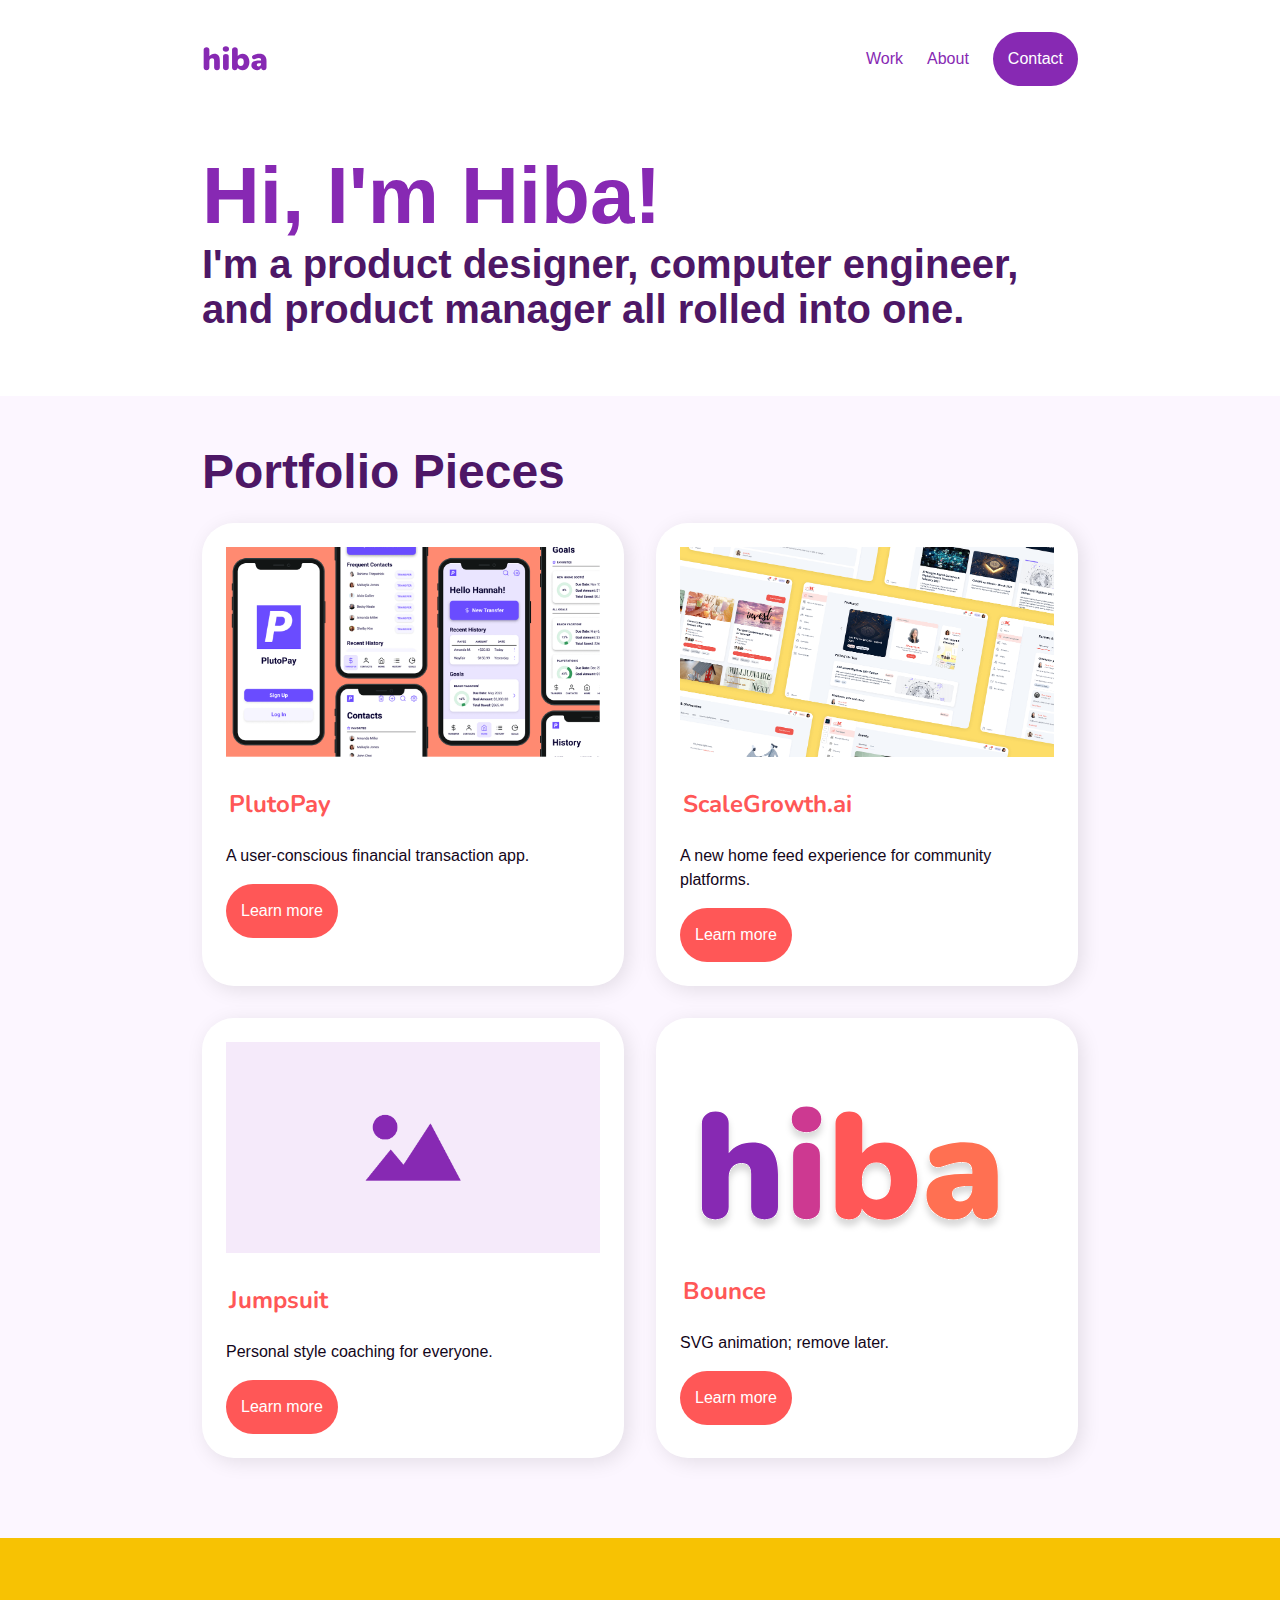
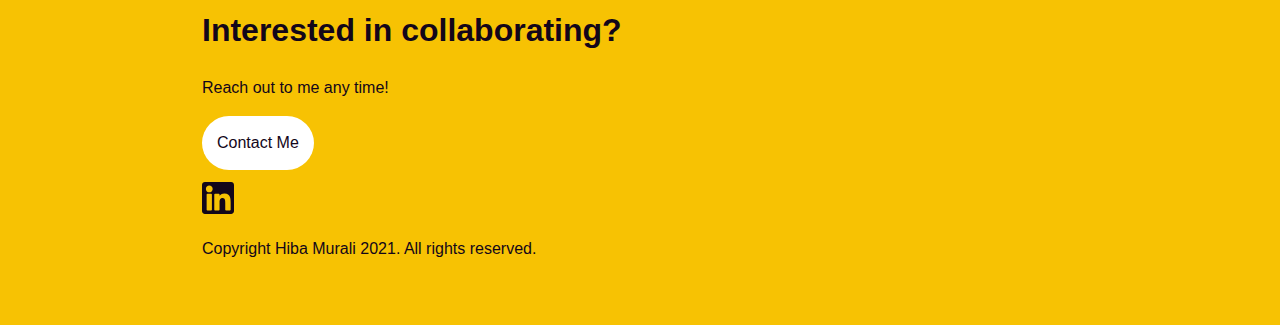
<file: index.html>
<!DOCTYPE html>
<html lang="en" dir="ltr">
  <head>
    <meta charset="utf-8">
    <title>Hiba Murali | Portfolio</title>
    <link href="img/gradient_favicon.png" rel="shortcut icon">
    <link rel="stylesheet" type="text/css" href="css/normalize.css">
    <link rel="stylesheet" type="text/css" href="css/style.css">
    <link rel="preconnect" href="https://fonts.googleapis.com">
    <link rel="preconnect" href="https://fonts.gstatic.com" crossorigin>
    <link href="https://fonts.googleapis.com/css2?family=Nunito:ital,wght@0,200;0,300;0,400;0,600;0,700;0,800;0,900;1,200;1,300;1,400;1,600;1,700;1,800;1,900&display=swap" rel="stylesheet">
    <meta name="viewport" content="width=device-width, initial-scale=1">
  </head>
  <body>
    <!-- NavBar -->
    <header>
      <div class="container" style="padding:0">
        <div class="navbar">
          <a href="index.html">
            <img src="img/logo-purple.svg" class="logo" alt="Hiba">
          </a>
          <nav class="navtoggle">
            <a href="work.html" class="navlink">Work</a>
            <a href="about.html" class="navlink">About</a>
            <a href="#contact" class="button navbar">Contact</a>
            <a href="javascript:void(0);" class="navicon" onclick="menuToggle()">
              <img src="img/menu.svg"/>
            </a>
          </nav>
        </div>
      </div>
    </header>

    <!-- NavBar End -->

    <!-- Page Content -->
    <main>
      <!-- Hero -->
      <div id="hero">
        <div class="container">
          <h1 class="title">Hi, I'm Hiba!</h1>
          <h2 class="subtitle">
              I'm a product designer, computer engineer, and product manager all rolled into one.
          </h2>
          <p>
        </div>
      </div>
      <!-- Work -->
      <div class="colored" id="work">
        <div class="container">
          <h1 style="margin-bottom:0.5em">Portfolio Pieces</h1>
          <div class="cards_wrapper">
            <div class="card case-study"> <!-- PlutoPay -->
              <picture>
                <source srcset="img/plutopay/600px/PlutoPay_cover_600.png" media="(max-width:767px)">
                <img src="img/plutopay/1200px/PlutoPay_cover_1200.png" alt="Screenshots of PlutoPay's mobile app.">
              </picture>
              <div>
                <h3 class="card-title">PlutoPay</h3>
                <p>A user-conscious financial transaction app.</p>
                <div class="CTA">
                  <a href="work/plutopay.html" class="button">Learn more</a>
                </div>
              </div>
            </div>
            <div class="card case-study"> <!-- ScaleGrowth -->
              <picture>
                <source srcset="img/scalegrowth/ScaleGrowth_cover_600.png" media="(max-width:767px)">
                <img src="img/scalegrowth/ScaleGrowth_cover_1200.png" alt="Screenshots of ScaleGrowth's new end-user home feed.">
              </picture>
              <div>
                <h3 class="card-title">ScaleGrowth.ai</h3>
                <p>A new home feed experience for community platforms.</p>
                <div class="CTA">
                  <a href="#" class="button">Learn more</a>
                </div>
              </div>
            </div> <!-- End SG case study -->
            <div class="card case-study"> <!-- Jumpsuit -->
              <picture>
                <source srcset="img/placeholder_600.png" media="(max-width:767px)">
                <img src="img/placeholder_1200.png" alt="Placeholder.">
              </picture>
              <div>
                <h3 class="card-title">Jumpsuit</h3>
                <p>Personal style coaching for everyone.</p>
                <div class="CTA">
                  <a href="#" class="button">Learn more</a>
                </div>
              </div>
            </div> <!-- End SG case study -->
            <div class="card case-study"> <!-- Bounce -->
              <svg class="animated" viewbox="0 -35 250 125" fill="none"  xmlns="http://www.w3.org/2000/svg">
                <g id="h" filter="url(#filter0_d_249:4370)">
                  <path d="M41.6847 27.1721C47.9632 27.1721 52.6353 29.1066 55.7015 32.976C58.7677 36.7721 60.3008 42.5759 60.3008 50.3875V74.0409C60.3008 76.8152 59.4247 79.0053 57.6726 80.6113C55.9205 82.2173 53.548 83.0204 50.5547 83.0204C47.5614 83.0204 45.1889 82.2173 43.4368 80.6113C41.6847 79.0053 40.8086 76.8152 40.8086 74.0409V49.9495C40.8086 44.6932 38.5456 42.065 34.0192 42.065C31.0991 42.065 28.7629 43.0139 27.0108 44.9122C25.3317 46.7372 24.4922 49.2195 24.4922 52.3586V74.0409C24.4922 76.8152 23.6161 79.0053 21.864 80.6113C20.1119 82.2173 17.7393 83.0204 14.7461 83.0204C11.7529 83.0204 9.38026 82.2173 7.62816 80.6113C5.87605 79.0053 5 76.8152 5 74.0409V13.3743C5 10.819 5.91257 8.7384 7.73766 7.13242C9.56276 5.45321 11.9719 4.61377 14.9651 4.61377C17.8123 4.61377 20.1119 5.38031 21.864 6.91341C23.6161 8.4465 24.4922 10.4905 24.4922 13.0458V34.9471C26.4633 32.3918 28.9089 30.4573 31.8291 29.1432C34.7492 27.8292 38.0344 27.1721 41.6847 27.1721Z" fill="#8729B3"/>
                </g>
                <g id="i" filter="url(#filter1_d_249:4370)">
                  <path d="M81.0461 83C78.2725 83 75.9372 82.2702 74.0394 80.8104C72.2149 79.2777 71.3025 77.0152 71.3025 74.0227V36.3618C71.3025 33.3693 72.2149 31.1434 74.0394 29.6836C75.9372 28.1509 78.2725 27.3845 81.0461 27.3845C83.8197 27.3845 86.1188 28.1509 87.9433 29.6836C89.8411 31.1434 90.7898 33.3693 90.7898 36.3618V74.0227C90.7898 77.0152 89.8411 79.2777 87.9433 80.8104C86.1188 82.2702 83.8197 83 81.0461 83ZM81.0461 19.721C77.7617 19.721 75.1342 18.8817 73.1636 17.2029C71.2659 15.4513 70.3171 13.1522 70.3171 10.3057C70.3171 7.45928 71.2659 5.19682 73.1636 3.51802C75.1342 1.83933 77.7617 1 81.0461 1C84.2576 1 86.8485 1.83933 88.8191 3.51802C90.7898 5.19682 91.7751 7.45928 91.7751 10.3057C91.7751 13.1522 90.7898 15.4513 88.8191 17.2029C86.9214 18.8817 84.3305 19.721 81.0461 19.721Z" fill="#CD3991"/>
                </g>
                <g id="b" filter="url(#filter2_d_249:4370)">
                  <path d="M137.801 27.1721C142.473 27.1721 146.598 28.3038 150.175 30.5668C153.752 32.8298 156.526 36.0788 158.497 40.3129C160.541 44.4741 161.564 49.329 161.564 54.8773C161.564 60.4255 160.541 65.3533 158.497 69.6606C156.526 73.968 153.716 77.3261 150.065 79.7352C146.488 82.0715 142.4 83.2395 137.801 83.2395C134.224 83.2395 130.938 82.5095 127.945 81.0493C125.025 79.5891 122.798 77.5817 121.265 75.0265C121.046 77.5085 120.061 79.4796 118.309 80.9398C116.629 82.3268 114.403 83.0204 111.629 83.0204C108.709 83.0204 106.372 82.2173 104.62 80.6113C102.941 78.9321 102.102 76.742 102.102 74.0409V13.3743C102.102 10.819 103.014 8.7384 104.839 7.13242C106.664 5.45321 109.073 4.61377 112.067 4.61377C114.914 4.61377 117.213 5.38031 118.966 6.91341C120.718 8.4465 121.594 10.4905 121.594 13.0458V34.8376C123.2 32.5013 125.426 30.6397 128.274 29.2527C131.194 27.8658 134.369 27.1721 137.801 27.1721ZM131.778 68.6751C135.136 68.6751 137.728 67.5071 139.553 65.1709C141.378 62.7617 142.29 59.3304 142.29 54.8773C142.29 50.6431 141.378 47.3942 139.553 45.1312C137.801 42.8682 135.245 41.7365 131.887 41.7365C128.456 41.7365 125.828 42.9044 124.003 45.2407C122.178 47.5037 121.265 50.7889 121.265 55.0963C121.265 59.4765 122.178 62.8346 124.003 65.1709C125.828 67.5071 128.42 68.6751 131.778 68.6751Z" fill="#FF5757"/>
                </g>
                <g id="a" filter="url(#filter3_d_249:4370)">
                  <path d="M195.62 27C203.943 27 210.075 29.0077 214.017 33.0229C218.032 36.9651 220.04 42.988 220.04 51.0914V73.9783C220.04 76.7526 219.201 78.9427 217.521 80.5487C215.915 82.0818 213.652 82.8483 210.732 82.8483C208.177 82.8483 206.06 82.1184 204.381 80.6582C202.775 79.198 201.899 77.2269 201.752 74.7448C200.73 77.373 199.015 79.417 196.606 80.8772C194.196 82.3374 191.313 83.0673 187.955 83.0673C184.231 83.0673 180.873 82.3374 177.88 80.8772C174.887 79.3441 172.514 77.2635 170.762 74.6353C169.083 71.9343 168.243 68.9044 168.243 65.5463C168.243 61.677 169.229 58.6108 171.2 56.3477C173.244 54.0115 176.456 52.3326 180.837 51.3104C185.217 50.2883 191.13 49.7774 198.577 49.7774H201.533V48.4633C201.533 45.908 200.949 44.083 199.781 42.988C198.613 41.82 196.642 41.2358 193.868 41.2358C190.875 41.2358 186.494 42.258 180.727 44.302C179.048 44.8862 177.624 45.1781 176.456 45.1781C174.631 45.1781 173.171 44.521 172.076 43.207C170.981 41.8929 170.434 40.1774 170.434 38.0602C170.434 36.4542 170.762 35.1401 171.419 34.1179C172.076 33.0957 173.135 32.1834 174.595 31.3803C177.15 30.0662 180.362 29.0077 184.231 28.2046C188.101 27.4014 191.897 27 195.62 27ZM192.554 70.0361C195.182 70.0361 197.336 69.1234 199.015 67.2984C200.694 65.4002 201.533 62.991 201.533 60.071V58.7569H199.781C195.109 58.7569 191.787 59.1949 189.816 60.071C187.845 60.8741 186.86 62.2611 186.86 64.2322C186.86 65.9114 187.37 67.2984 188.393 68.3935C189.488 69.4885 190.875 70.0361 192.554 70.0361Z" fill="#FF7052"/>
                </g>
                  <defs>
                    <filter id="filter0_d_249:4370" x="0" y="3.61377" width="65.3008" height="88.4067" filterUnits="userSpaceOnUse" color-interpolation-filters="sRGB">
                      <feFlood flood-opacity="0" result="BackgroundImageFix"/>
                      <feColorMatrix in="SourceAlpha" type="matrix" values="0 0 0 0 0 0 0 0 0 0 0 0 0 0 0 0 0 0 127 0" result="hardAlpha"/>
                      <feOffset dy="4"/>
                      <feGaussianBlur stdDeviation="2.5"/>
                      <feComposite in2="hardAlpha" operator="out"/>
                      <feColorMatrix type="matrix" values="0 0 0 0 0 0 0 0 0 0 0 0 0 0 0 0 0 0 0.15 0"/>
                      <feBlend mode="normal" in2="BackgroundImageFix" result="effect1_dropShadow_249:4370"/>
                      <feBlend mode="normal" in="SourceGraphic" in2="effect1_dropShadow_249:4370" result="shape"/>
                    </filter>
                    <filter id="filter1_d_249:4370" x="65.3171" y="0" width="31.458" height="92" filterUnits="userSpaceOnUse" color-interpolation-filters="sRGB">
                      <feFlood flood-opacity="0" result="BackgroundImageFix"/>
                      <feColorMatrix in="SourceAlpha" type="matrix" values="0 0 0 0 0 0 0 0 0 0 0 0 0 0 0 0 0 0 127 0" result="hardAlpha"/>
                      <feOffset dy="4"/>
                      <feGaussianBlur stdDeviation="2.5"/>
                      <feComposite in2="hardAlpha" operator="out"/>
                      <feColorMatrix type="matrix" values="0 0 0 0 0 0 0 0 0 0 0 0 0 0 0 0 0 0 0.15 0"/>
                      <feBlend mode="normal" in2="BackgroundImageFix" result="effect1_dropShadow_249:4370"/>
                      <feBlend mode="normal" in="SourceGraphic" in2="effect1_dropShadow_249:4370" result="shape"/>
                    </filter>
                      <filter id="filter2_d_249:4370" x="97.1016" y="3.61377" width="69.4619" height="88.6257" filterUnits="userSpaceOnUse" color-interpolation-filters="sRGB">
                      <feFlood flood-opacity="0" result="BackgroundImageFix"/>
                      <feColorMatrix in="SourceAlpha" type="matrix" values="0 0 0 0 0 0 0 0 0 0 0 0 0 0 0 0 0 0 127 0" result="hardAlpha"/>
                      <feOffset dy="4"/>
                      <feGaussianBlur stdDeviation="2.5"/>
                      <feComposite in2="hardAlpha" operator="out"/>
                      <feColorMatrix type="matrix" values="0 0 0 0 0 0 0 0 0 0 0 0 0 0 0 0 0 0 0.15 0"/>
                      <feBlend mode="normal" in2="BackgroundImageFix" result="effect1_dropShadow_249:4370"/>
                      <feBlend mode="normal" in="SourceGraphic" in2="effect1_dropShadow_249:4370" result="shape"/>
                    </filter>
                    <filter id="filter3_d_249:4370" x="163.243" y="26" width="61.7966" height="66.0674" filterUnits="userSpaceOnUse" color-interpolation-filters="sRGB">
                      <feFlood flood-opacity="0" result="BackgroundImageFix"/>
                      <feColorMatrix in="SourceAlpha" type="matrix" values="0 0 0 0 0 0 0 0 0 0 0 0 0 0 0 0 0 0 127 0" result="hardAlpha"/>
                      <feOffset dy="4"/>
                      <feGaussianBlur stdDeviation="2.5"/>
                      <feComposite in2="hardAlpha" operator="out"/>
                      <feColorMatrix type="matrix" values="0 0 0 0 0 0 0 0 0 0 0 0 0 0 0 0 0 0 0.15 0"/>
                      <feBlend mode="normal" in2="BackgroundImageFix" result="effect1_dropShadow_249:4370"/>
                      <feBlend mode="normal" in="SourceGraphic" in2="effect1_dropShadow_249:4370" result="shape"/>
                    </filter>
                  </defs>
                </svg>
              <div>
                <h3 class="card-title">Bounce</h3>
                <p>SVG animation; remove later.</p>
                <div class="CTA">
                  <a href="#" class="button">Learn more</a>
                </div>
              </div>
            </div> <!-- End Bounce -->
          </div>
        </div>
      </div>
    </main>  <!-- End Page Content -->

    <footer id="contact">
        <div class="container">
          <h2 class="h2-footer">Interested in collaborating?</h2>
          <p>Reach out to me any time!</p>
          <div class="CTA">
            <a href="https://www.hibamurali.com/contact"
               class="button contact">
               Contact Me
            </a>
          </div>
          <div class="social-media"> <!-- Social Media -->
            <a href="https://www.linkedin.com/in/hibamurali/" target="_blank">
              <img src="img/linkedin.svg" class="social" width="32" height="32">
            </a>
          </div>
          <p>Copyright Hiba Murali 2021. All rights reserved.</p>
        </div>
    </footer>
    <script src="https://code.jquery.com/jquery-3.3.1.min.js" integrity="sha256-FgpCb/KJQlLNfOu91ta32o/NMZxltwRo8QtmkMRdAu8=" crossorigin="anonymous"></script>
    <script src="js/scripts.js"></script>
  </body>
</html>
</file>
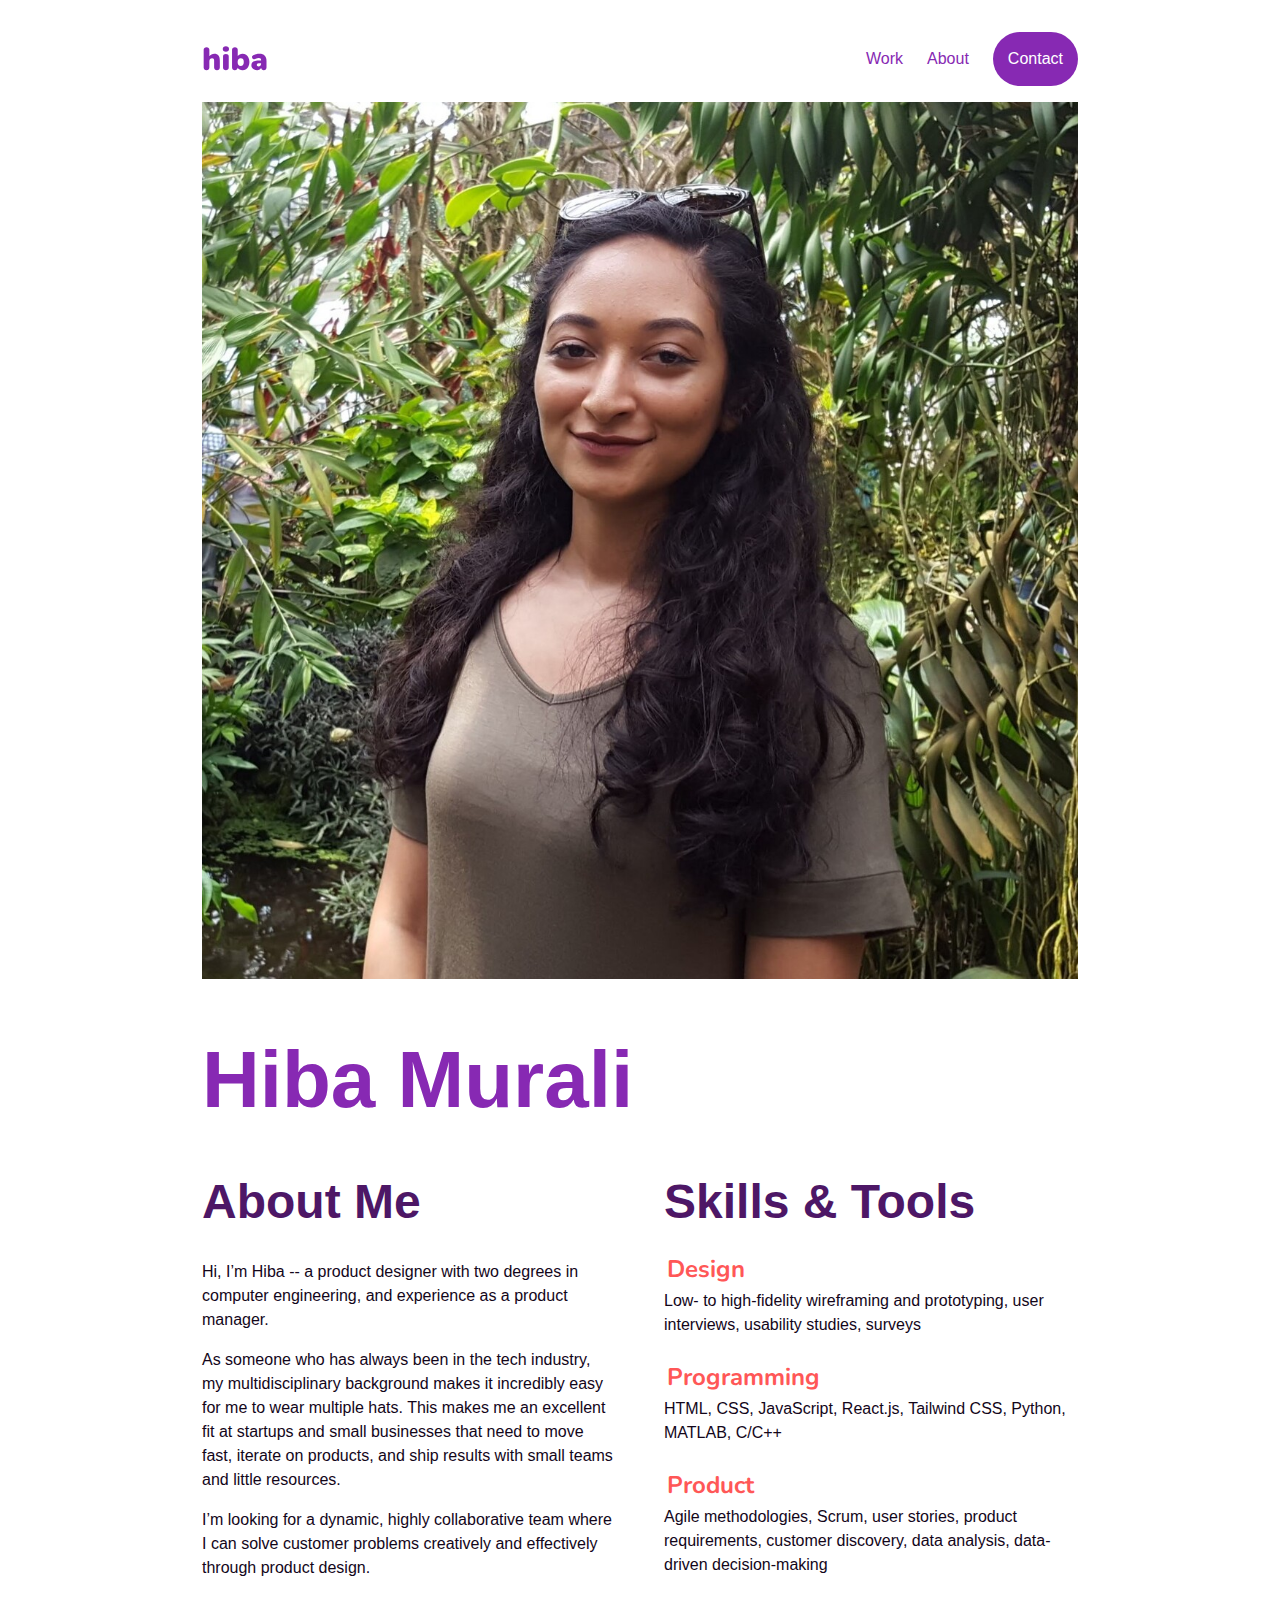
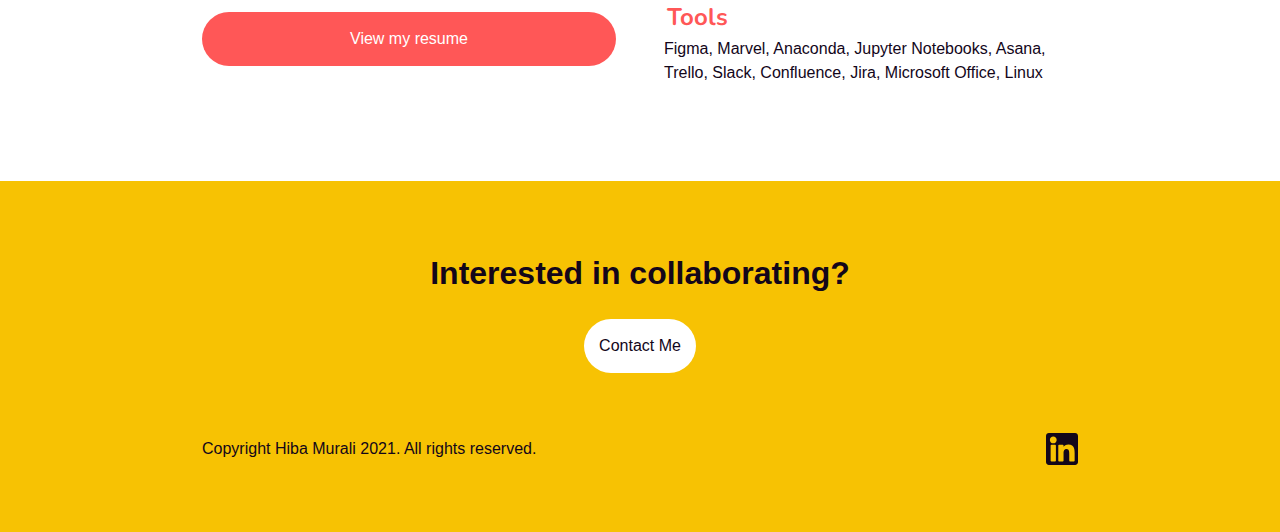
<file: about.html>
<!DOCTYPE html>
<html lang="en" dir="ltr">
  <head>
    <meta charset="utf-8">
    <title>Hiba Murali | About Me</title>
    <link href="img/gradient_favicon.png" rel="shortcut icon">
    <link rel="stylesheet" type="text/css" href="css/normalize.css">
    <link rel="stylesheet" type="text/css" href="css/style.css">
    <link rel="preconnect" href="https://fonts.googleapis.com">
    <link rel="preconnect" href="https://fonts.gstatic.com" crossorigin>
    <link href="https://fonts.googleapis.com/css2?family=Nunito:ital,wght@0,200;0,300;0,400;0,600;0,700;0,800;0,900;1,200;1,300;1,400;1,600;1,700;1,800;1,900&display=swap" rel="stylesheet">
    <meta name="viewport" content="width=device-width, initial-scale=1">
  </head>
  <body>
    <!-- NavBar -->
    <header>
      <div class="container" style="padding:0">
        <div class="navbar">
          <a href="index.html">
            <img src="img/logo-purple.svg" class="logo" alt="Hiba">
          </a>
          <nav class="navcontent" id="navbarLinks">
            <a href="work.html" class="navlink">Work</a>
            <a href="about.html" class="navlink">About</a>
            <a href="#contact" class="button navbar" onclick="menuToggle()">Contact</a>
            <a href="javascript:void(0);" class="navicon" onclick="menuToggle()">
              <img src="img/x.svg" alt="close"/>
            </a>
          </nav>
          <a href="javascript:void(0);" class="navicon" id="hamburger" onclick="menuToggle()">
            <img src="img/menu.svg" alt="menu"/>
          </a>
        </div>
      </div>
    </header>
    <!-- NavBar End -->
    <!-- Page Content -->
    <main>
      <!-- Hero -->

      <!-- Photo -->
      <div class="container" style="padding-top:0">
        <picture>
          <source srcset="img/profile_pic_600.jpg" media="(max-width:767px)">
          <img src="img/profile_pic_1200.jpg" alt="A picture of me!">
        </picture>
      </div>

      <div class="container" style="padding-top:0">
        <h1 class="title">Hiba Murali</h1>
      </div>

      <div class="container" style="padding-top:0; padding-bottom:5em;">
        <div class="content_wrapper">
          <div id="aboutme">
            <h1 style="margin-bottom:0.65em;">About Me</h1>
            <p>
              Hi, I’m Hiba -- a product designer with two degrees in computer
              engineering, and experience as a product manager.
            </p>
            <p>
              As someone who has always been in the tech industry, my multidisciplinary background
              makes it incredibly easy for me to wear multiple hats. This makes me
              an excellent fit at startups and small businesses that need to move
              fast, iterate on products, and ship results with small teams and
              little resources.
            </p>
            <p>
              I’m looking for a dynamic, highly collaborative
              team where I can solve customer problems creatively and effectively
              through product design.
            </p>
            <a href="files/Hiba_Murali_Product_Designer.pdf"
               class="button" target="_blank"
               style="display:block; text-align:center; margin-top:2em;">
              View my resume
            </a>
          </div>

          <div id="skills">
            <h1>Skills & Tools</h1>

            <h3 class="card-title" style="margin-bottom:0">Design</h3>
            <p style="margin-top:0.25em">
              Low- to high-fidelity wireframing and prototyping, user interviews,
              usability studies, surveys
            </p>

            <h3 class="card-title" style="margin-bottom:0">Programming</h3>
            <p style="margin-top:0.25em">
              HTML, CSS, JavaScript, React.js, Tailwind CSS, Python, MATLAB, C/C++</p>

            <h3 class="card-title" style="margin-bottom:0">Product</h3>
            <p style="margin-top:0.25em">
              Agile methodologies, Scrum, user stories, product requirements,
              customer discovery, data analysis, data-driven decision-making
            </p>

            <h3 class="card-title" style="margin-bottom:0">Tools</h3>
            <p style="margin-top:0.25em">
              Figma, Marvel, Anaconda, Jupyter Notebooks, Asana, Trello, Slack,
              Confluence, Jira, Microsoft Office, Linux
            </p>
          </div>
        </div>
      </div>

    </main>  <!-- End Page Content -->

    <footer id="contact">
      <div class="container">
        <div style="display: flex; flex-direction: column; align-items: center; padding-bottom: 3rem;">
          <h2 class="h2-footer">Interested in collaborating?</h2>
          <div class="CTA">
            <a href="https://www.hibamurali.com/contact"
               class="button contact">
               Contact Me
            </a>
          </div>
        </div>
        <div style="display: flex; justify-content: space-between;">
          <p>Copyright Hiba Murali 2021. All rights reserved.</p>
          <div class="social-media"> <!-- Social Media -->
            <a href="https://www.linkedin.com/in/hibamurali/" target="_blank">
              <img src="img/linkedin.svg" class="social" width="32" height="32" alt="linkedin">
            </a>
          </div>
        </div>
      </div>
    </footer>
    <script src="https://code.jquery.com/jquery-3.3.1.min.js" integrity="sha256-FgpCb/KJQlLNfOu91ta32o/NMZxltwRo8QtmkMRdAu8=" crossorigin="anonymous"></script>
    <script src="js/scripts.js"></script>
  </body>
</html>
</file>
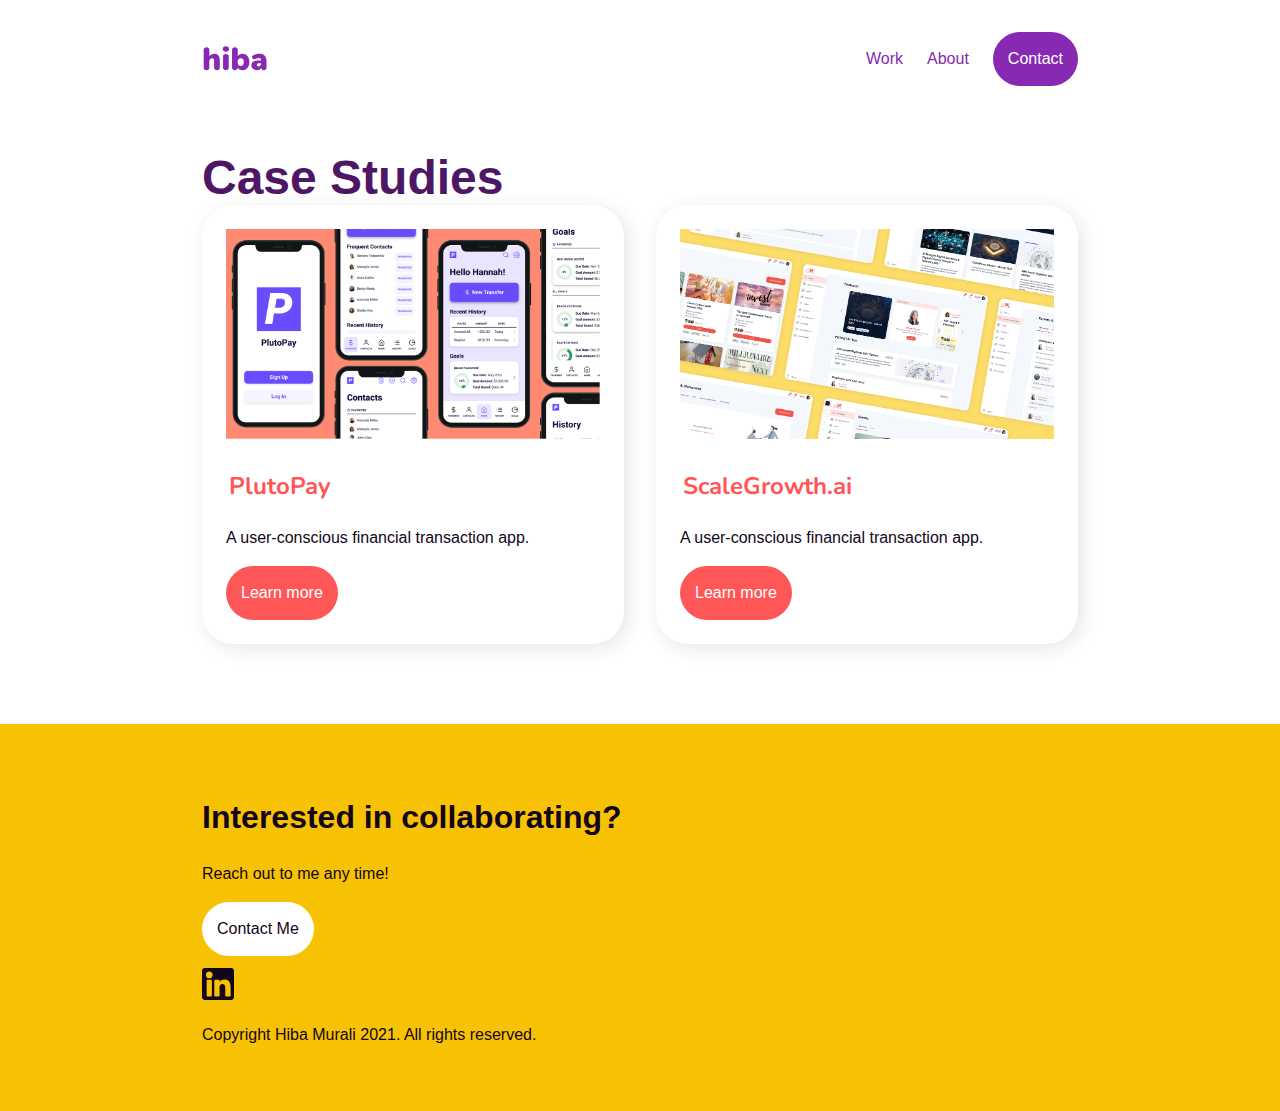
<file: work.html>
<!DOCTYPE html>
<html lang="en" dir="ltr">
  <head>
    <meta charset="utf-8">
    <title>Hiba Murali | Portfolio</title>
    <link href="img/gradient favicon.png" rel="shortcut icon">
    <link rel="stylesheet" type="text/css" href="css/normalize.css">
    <link rel="stylesheet" type="text/css" href="css/style.css">
    <link rel="preconnect" href="https://fonts.googleapis.com">
    <link rel="preconnect" href="https://fonts.gstatic.com" crossorigin>
    <link href="https://fonts.googleapis.com/css2?family=Nunito:ital,wght@0,200;0,300;0,400;0,600;0,700;0,800;0,900;1,200;1,300;1,400;1,600;1,700;1,800;1,900&display=swap" rel="stylesheet">
    <meta name="viewport" content="width=device-width, initial-scale=1">
  </head>
  <body>
    <!-- NavBar -->
    <header>
      <div class="container" style="padding:0">
        <div class="navbar">
          <a href="index.html">
            <img src="img/logo-purple.svg" class="logo" alt="Hiba">
          </a>
          <nav>
            <a href="work.html" class="navlink">Work</a>
            <a href="about.html" class="navlink">About</a>
            <a href="#contact" class="button navbar">Contact</a>
          </nav>
        </div>
      </div>
    </header>

    <!-- NavBar End -->

    <!-- Page Content -->
    <main>
      <!-- Hero -->
      <!-- Work -->
      <div id="work">
          <div class="container">
            <h1>Case Studies</h1>
            <div class="cards_wrapper">
              <div class="card case-study"> <!-- PlutoPay -->
                <picture>
                  <source srcset="img/plutopay/600px/PlutoPay_cover_600.png" media="(max-width:767px)">
                  <img src="img/plutopay/1200px/PlutoPay_cover_1200.png" alt="Screenshots of PlutoPay's mobile app.">
                </picture>
                <div>
                  <h3 class="card-title">PlutoPay</h3>
                  <p>A user-conscious financial transaction app.</p>
                  <div class="CTA">
                    <a href="work/plutopay.html" class="button">Learn more</a>
                  </div>
                </div>
              </div>
              <div class="card case-study"> <!-- ScaleGrowth -->
                <picture>
                  <source srcset="img/scalegrowth/ScaleGrowth_cover_600.png" media="(max-width:767px)">
                  <img src="img/scalegrowth/ScaleGrowth_cover_1200.png" alt="Screenshots of ScaleGrowth's new end-user home feed.">
                </picture>
                <div>
                  <h3 class="card-title">ScaleGrowth.ai</h3>
                  <p>A user-conscious financial transaction app.</p>
                  <div class="CTA">
                    <a href="#" class="button">Learn more</a>
                  </div>
                </div>
              </div>
            </div>
          </div>
        </div>

    </main>  <!-- End Page Content -->

    <footer id="contact">
        <div class="container">
          <h2 class="h2-footer">Interested in collaborating?</h2>
          <p>Reach out to me any time!</p>
          <div class="CTA">
            <a href="https://www.hibamurali.com/contact"
               class="button contact">
               Contact Me
            </a>
          </div>
          <div class="social-media"> <!-- Social Media -->
            <a href="https://www.linkedin.com/in/hibamurali/" target="_blank">
              <img src="img/linkedin.svg" class="social" width="32px" height="32px">
            </a>
          </div>
          <p>Copyright Hiba Murali 2021. All rights reserved.</p>
        </div>
    </footer>

  </body>
</html>
</file>
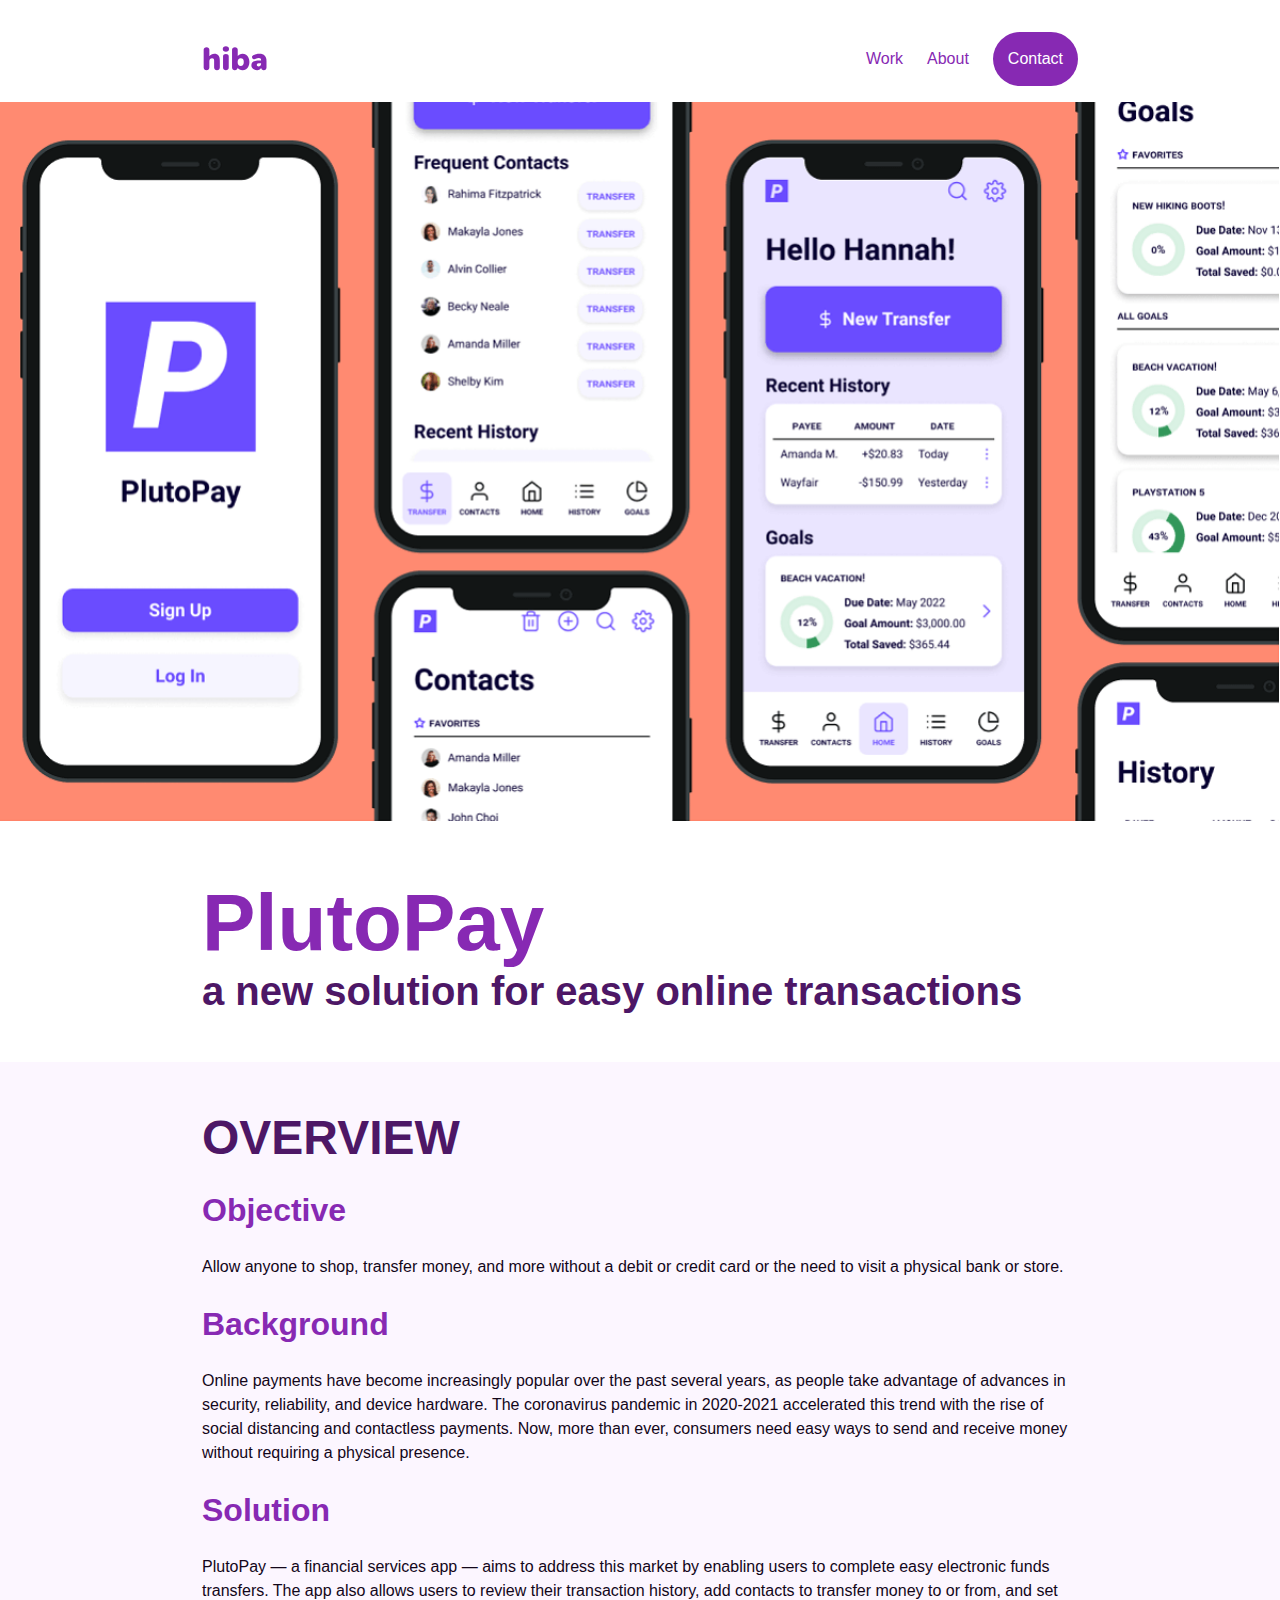
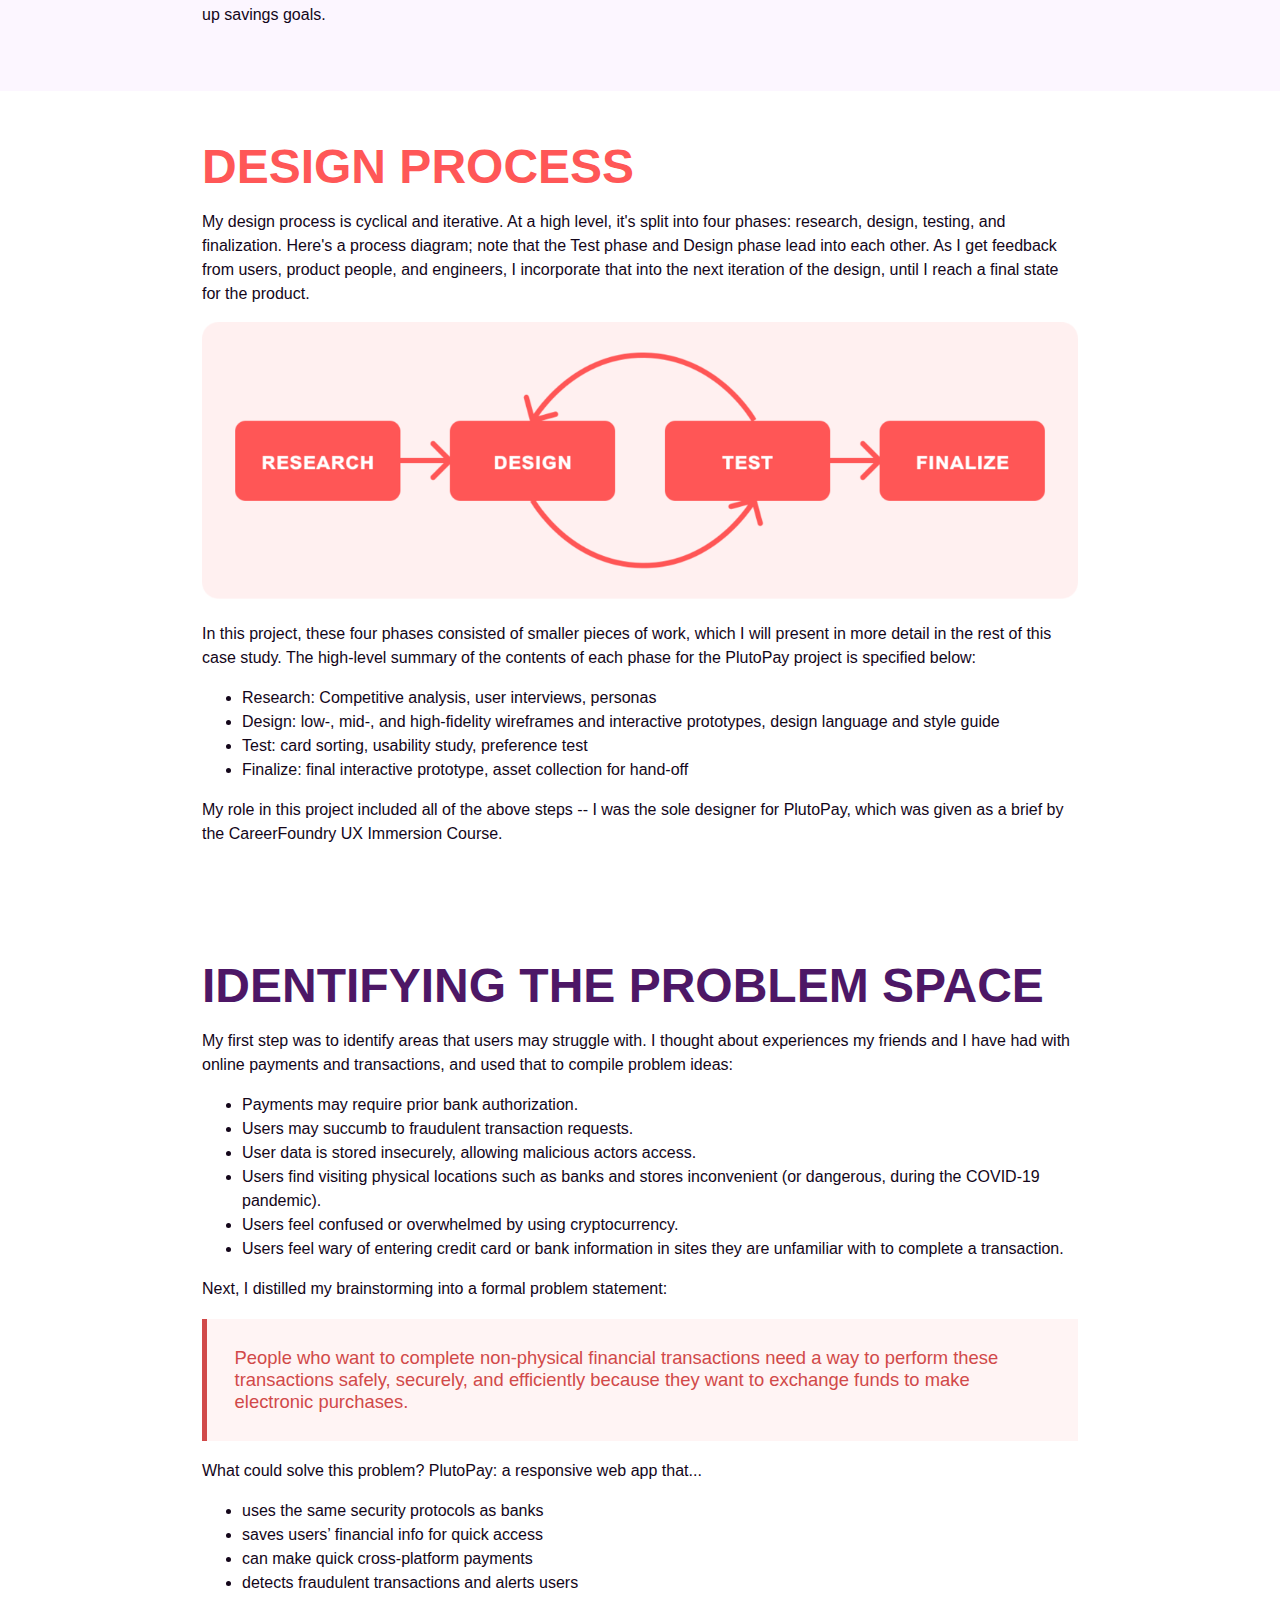
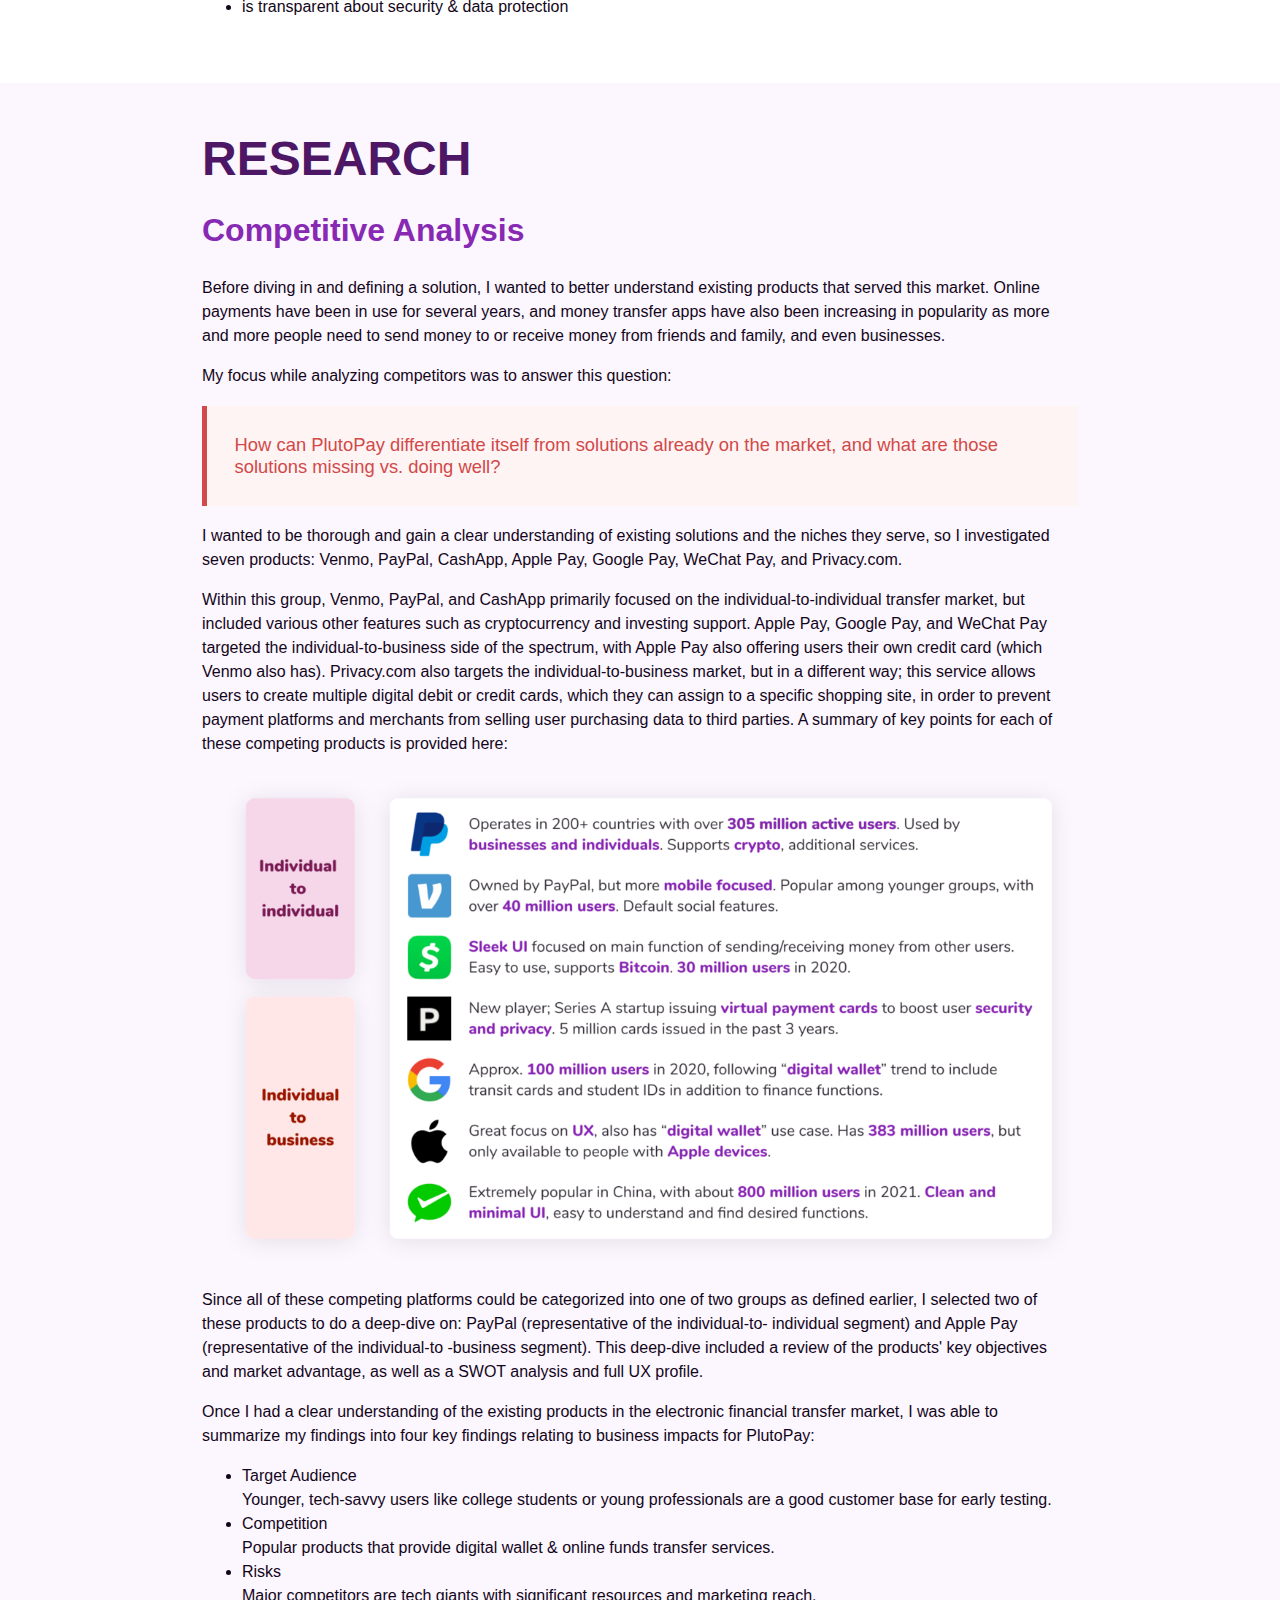
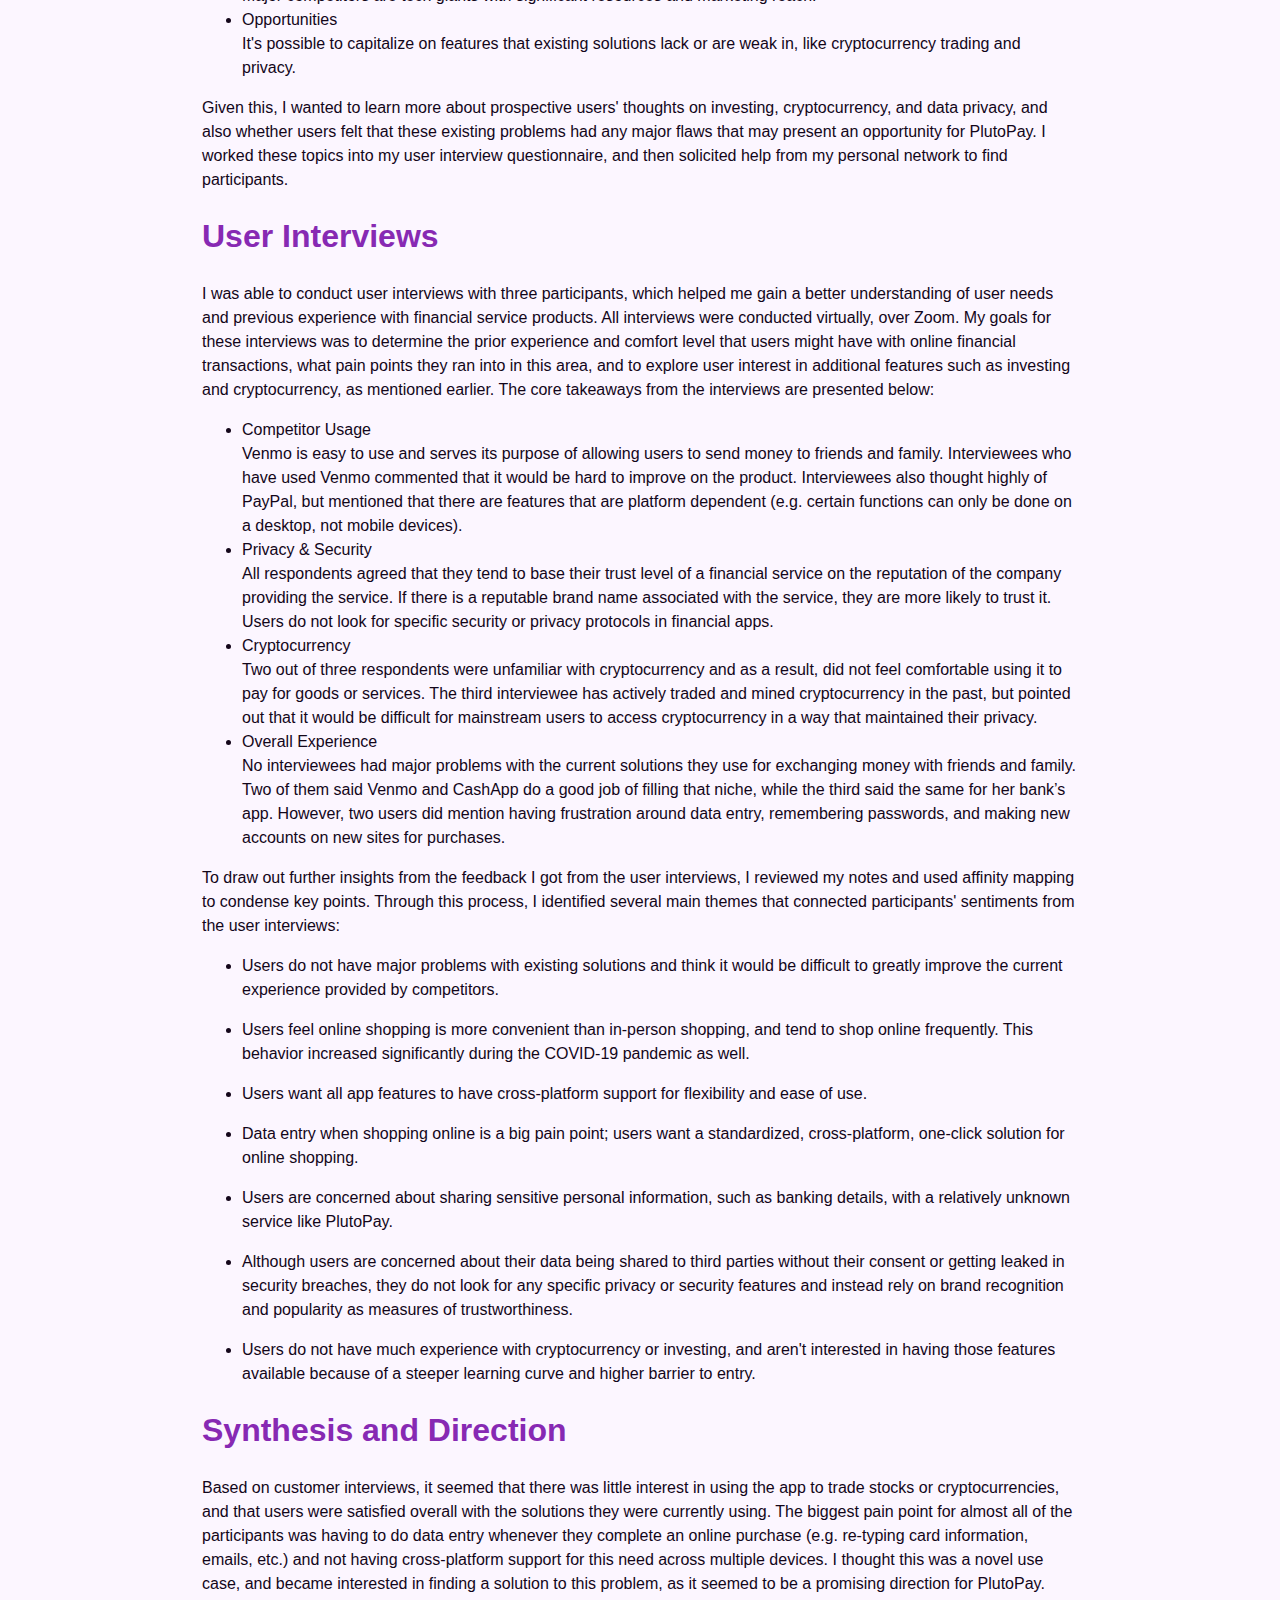
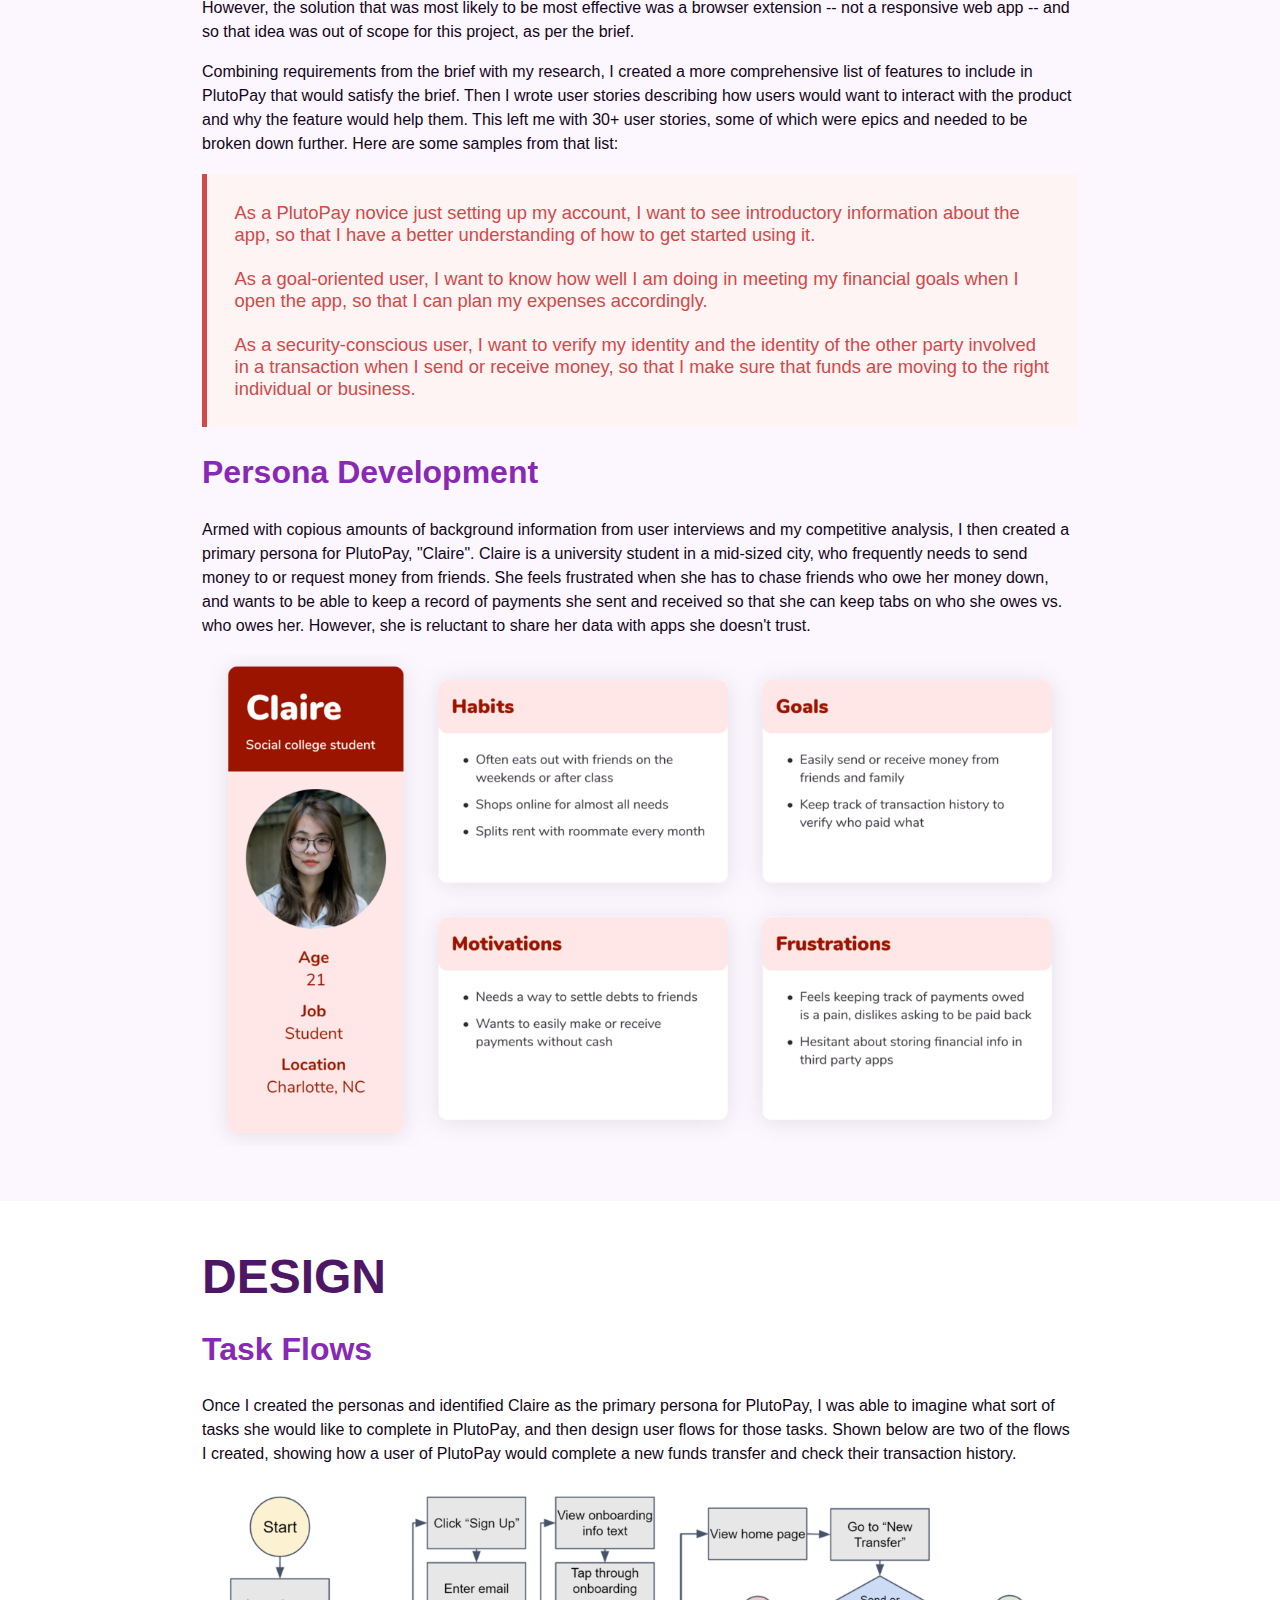
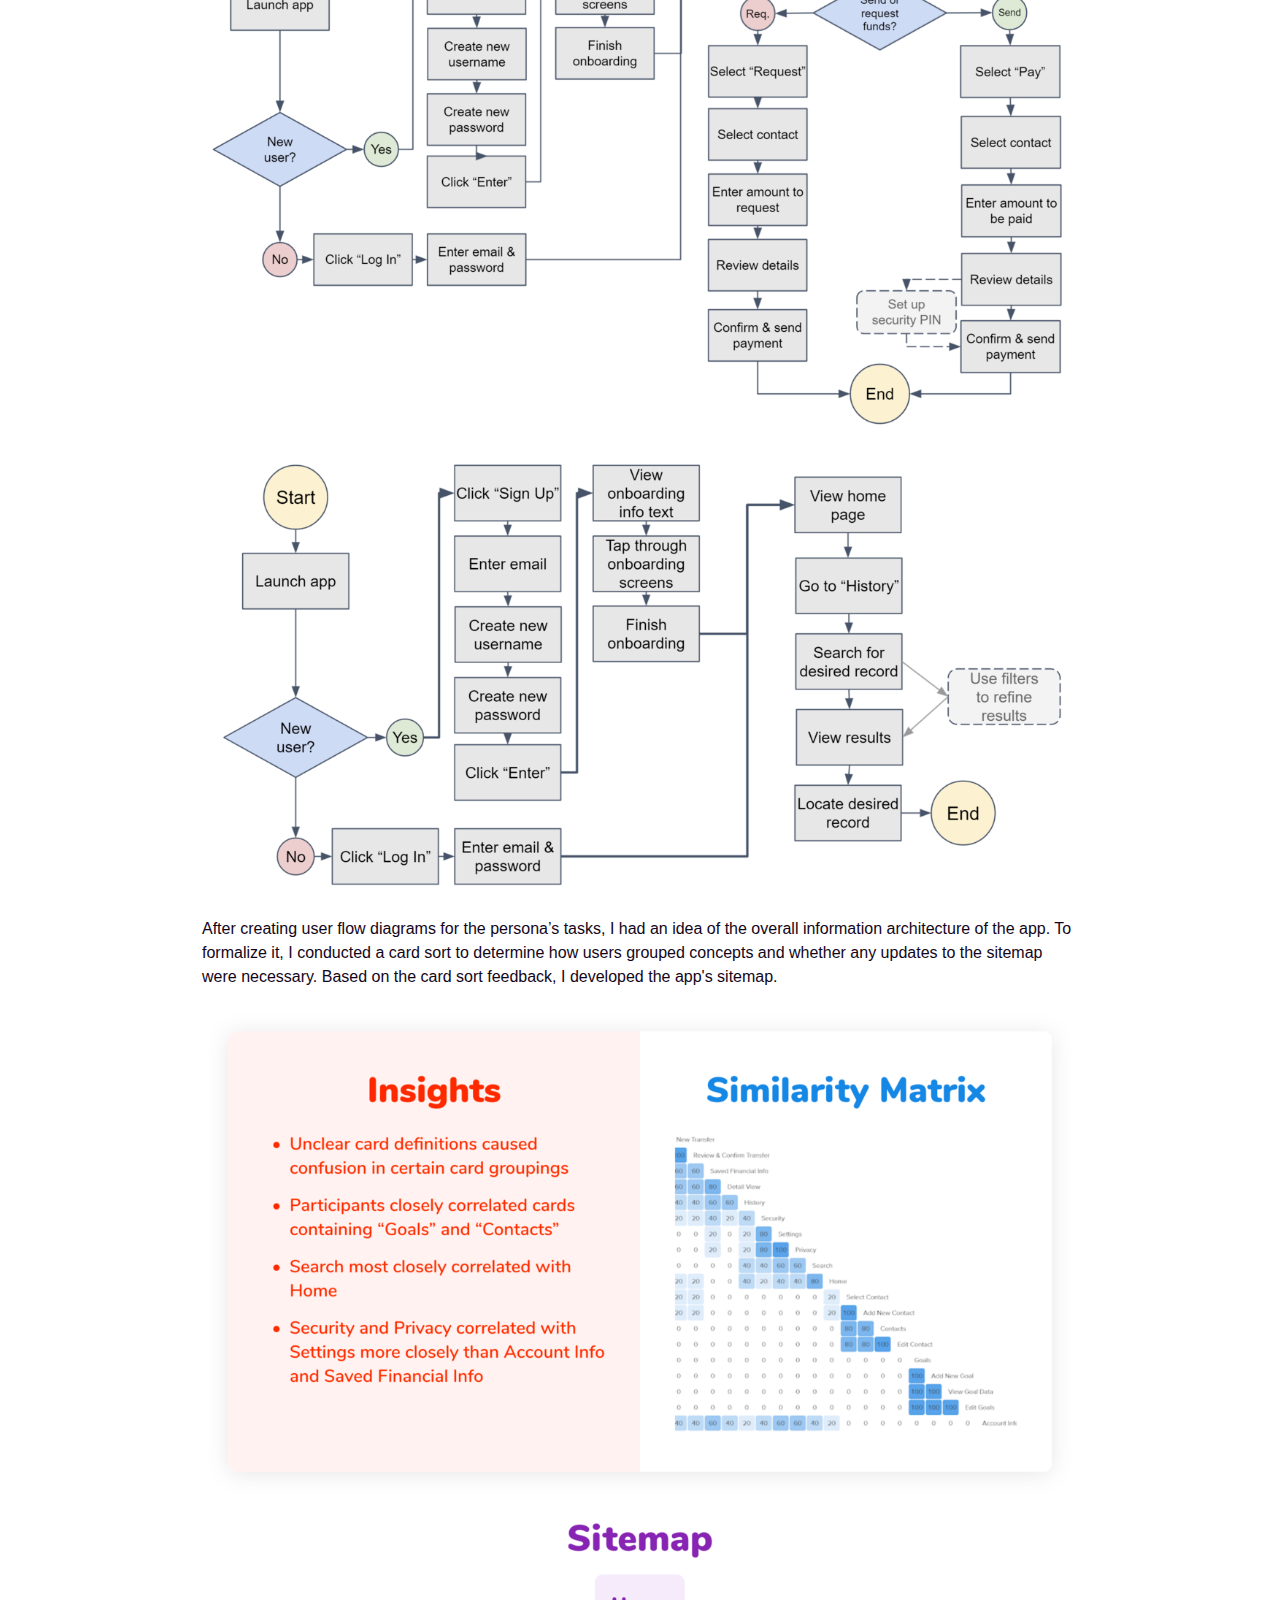
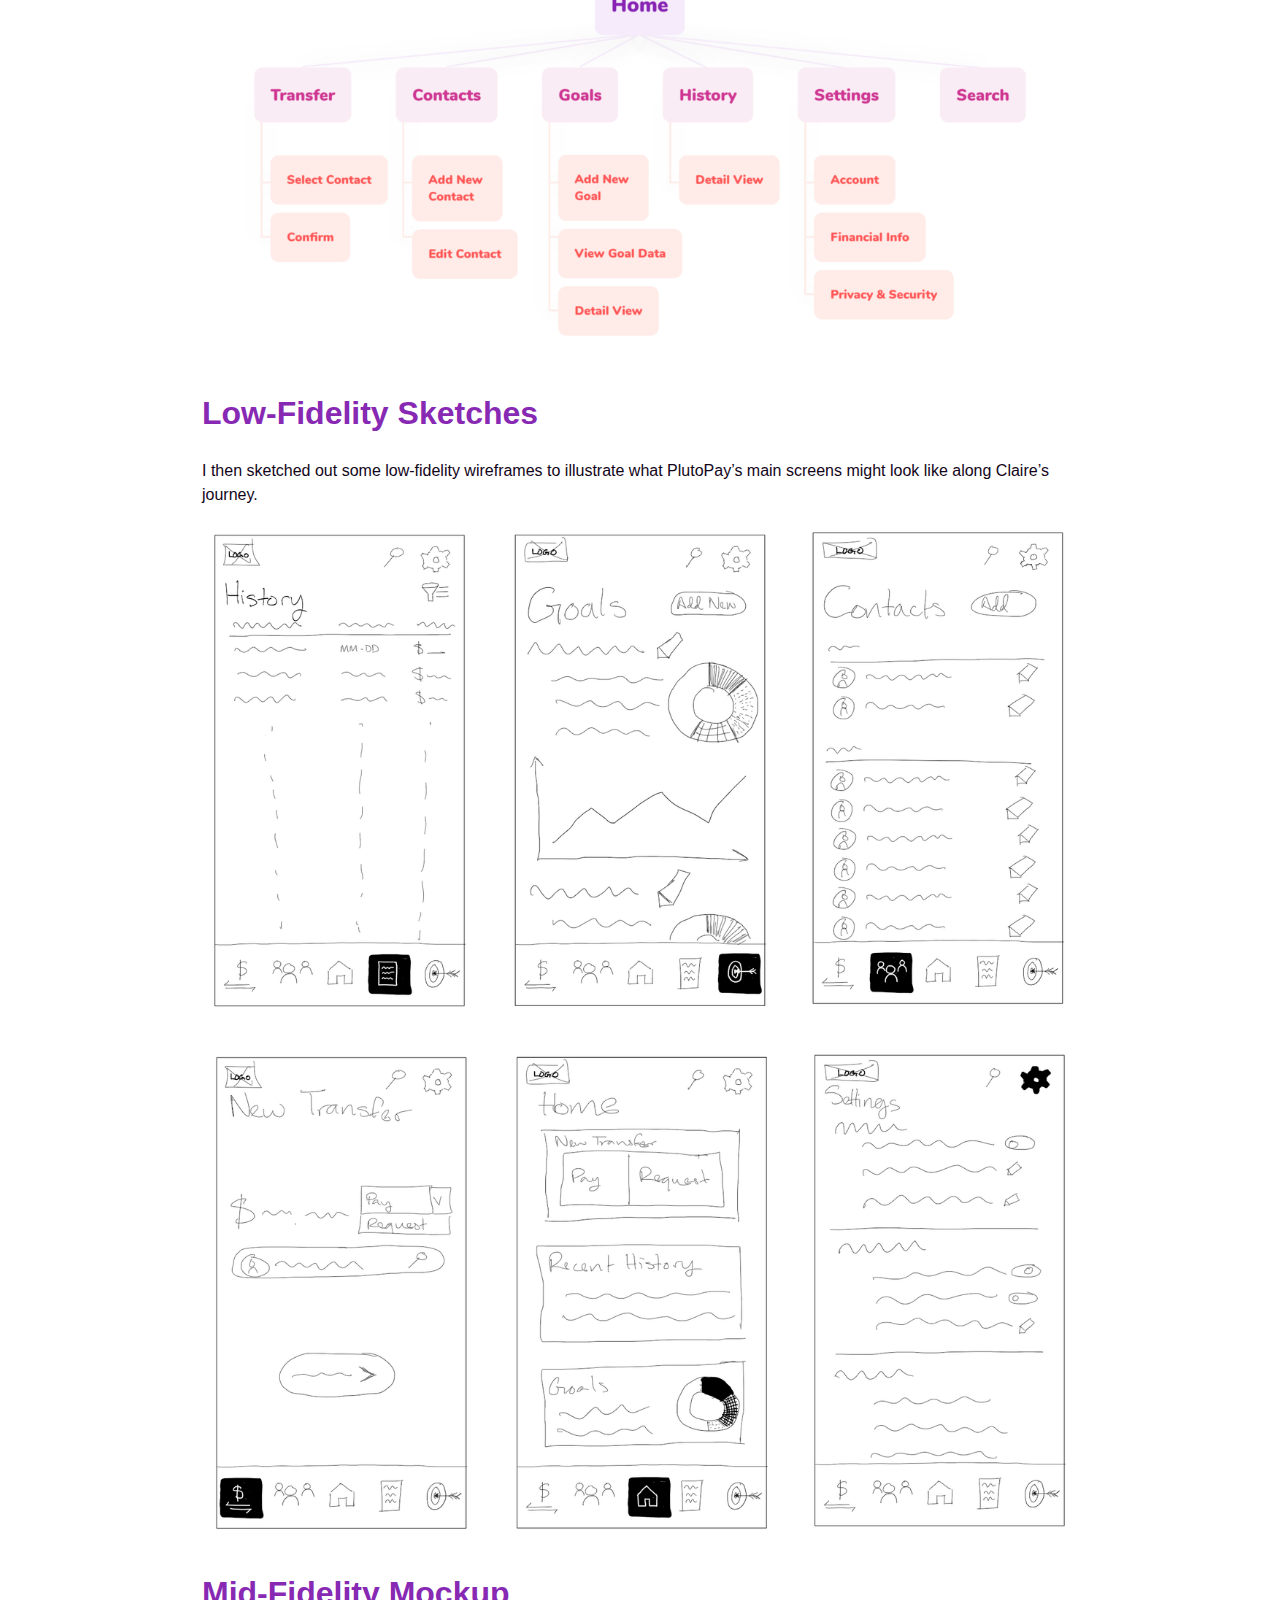
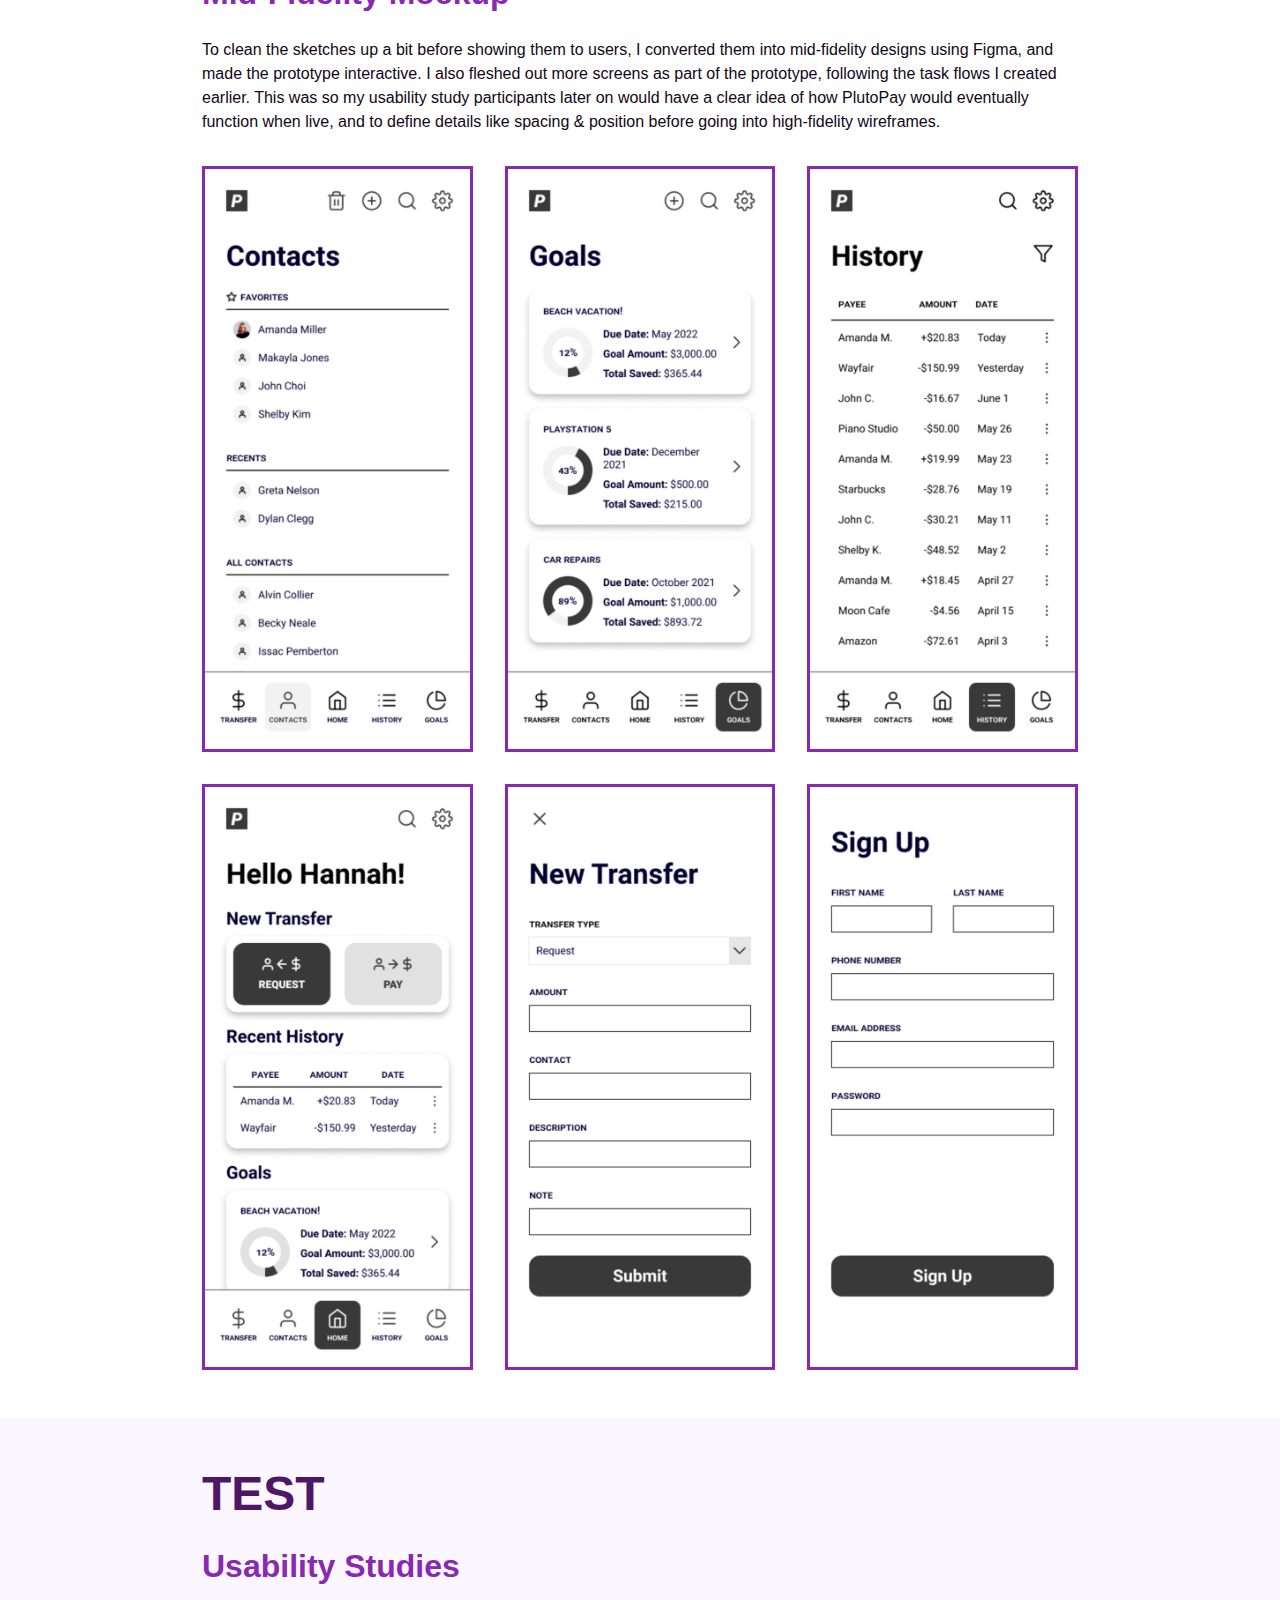
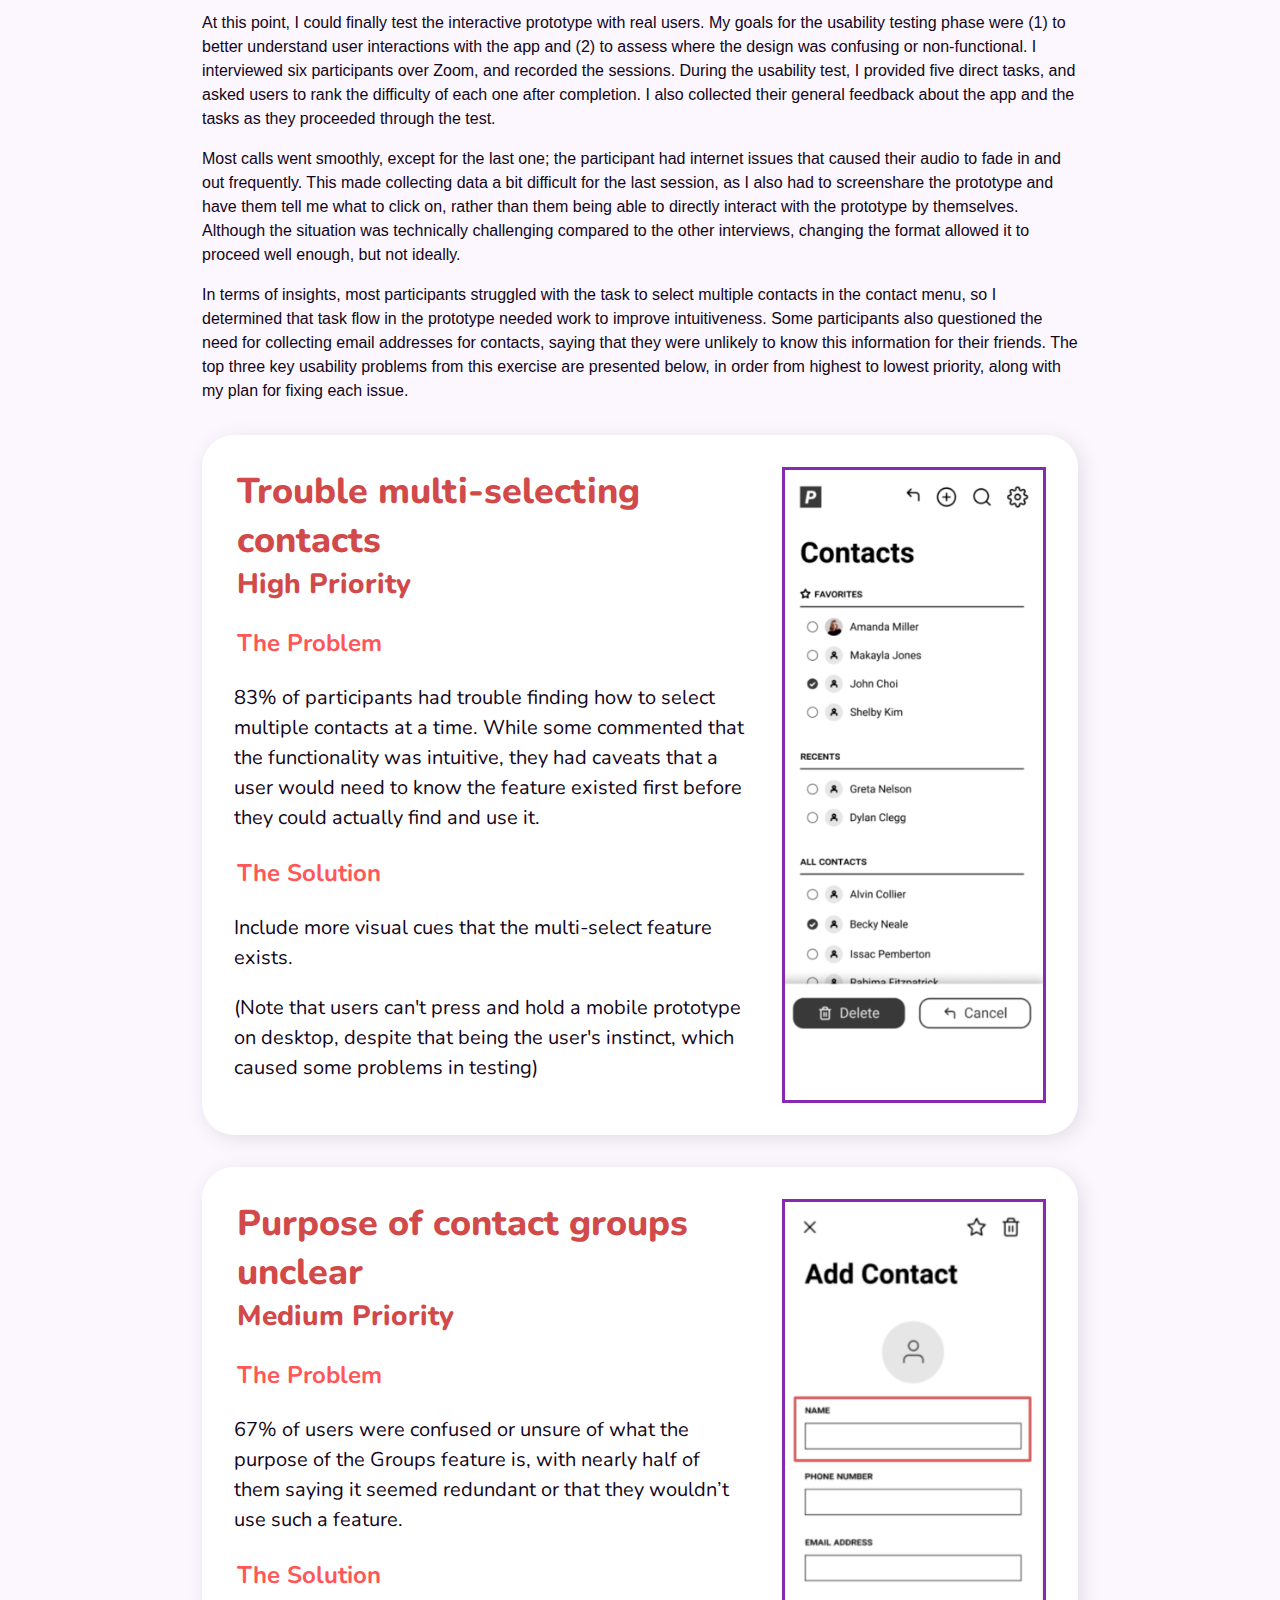
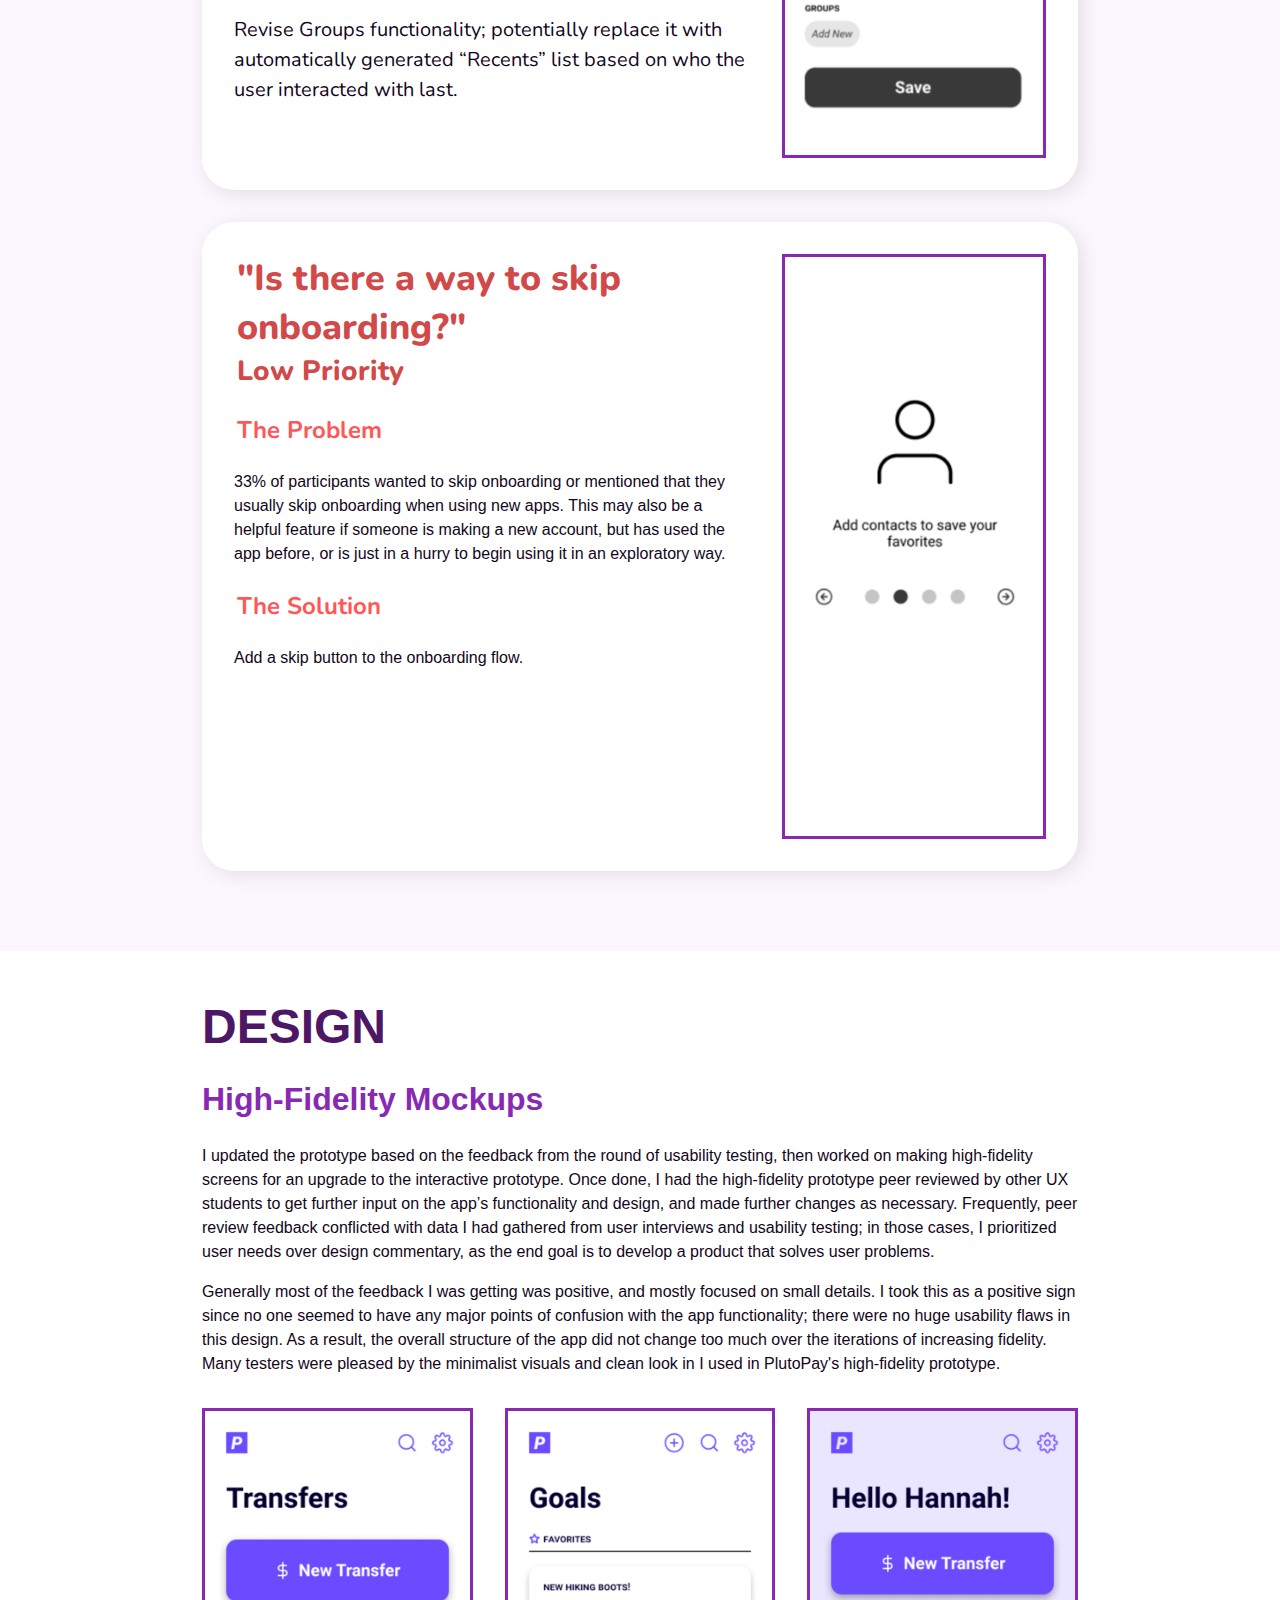
<file: work/plutopay.html>
<!DOCTYPE html>
<html lang="en" dir="ltr">
  <head>
    <meta charset="utf-8">
    <title>Hiba Murali | PlutoPay</title>
    <link href="../img/gradient_favicon.png" rel="shortcut icon">
    <link rel="stylesheet" type="text/css" href="../css/normalize.css">
    <link rel="stylesheet" type="text/css" href="../css/style.css">
    <link rel="preconnect" href="https://fonts.googleapis.com">
    <link rel="preconnect" href="https://fonts.gstatic.com" crossorigin>
    <link href="https://fonts.googleapis.com/css2?family=Nunito:ital,wght@0,200;0,300;0,400;0,600;0,700;0,800;0,900;1,200;1,300;1,400;1,600;1,700;1,800;1,900&display=swap" rel="stylesheet">
    <meta name="viewport" content="width=device-width, initial-scale=1">
  </head>
  <body>
    <!-- NavBar -->
    <header>
      <div class="container" style="padding:0">
        <div class="navbar">
          <a href="../index.html">
            <img src="../img/logo-purple.svg" class="logo" alt="Hiba">
          </a>
          <nav class="navcontent" id="navbarLinks">
            <a href="../work.html" class="navlink">Work</a>
            <a href="../about.html" class="navlink">About</a>
            <a href="#contact" class="button navbar" onclick="menuToggle()">Contact</a>
            <a href="javascript:void(0);" class="navicon" onclick="menuToggle()">
              <img src="../img/x.svg" alt="close"/>
            </a>
          </nav>
          <a href="javascript:void(0);" class="navicon" id="hamburger" onclick="menuToggle()">
            <img src="../img/menu.svg"  alt="menu"/>
          </a>
        </div>
      </div>
    </header>
    <!-- NavBar End -->

    <!-- Page Content -->
    <main>
      <!-- Hero -->
      <div style="margin:0">
        <picture>
          <source srcset="../img/plutopay/600px/PlutoPay_cover_600.png" media="(max-width:767px)">
          <img src="../img/plutopay/1200px/PlutoPay_cover_1200.png" alt="Screenshots of PlutoPay's mobile app.">
        </picture>
      </div>
      <div>
        <div class="container">
          <h1 class="title">PlutoPay</h1>
          <h2 class="subtitle">a new solution for easy online transactions</h2>
        </div>
      </div>

      <div class="colored">
        <div class="container">
        <h1>OVERVIEW</h1>
        <h2>Objective</h2>
        <p>Allow anyone to shop, transfer money, and more without a debit or
          credit card or the need to visit a physical bank or store.</p>

        <h2>Background</h2>
        <p>Online payments have become increasingly popular over the past
          several years, as people take advantage of advances in security,
          reliability, and device hardware. The coronavirus pandemic in 2020-2021
          accelerated this trend with the rise of social distancing and
          contactless payments. Now, more than ever, consumers need easy ways to
          send and receive money without requiring a physical presence.</p>

        <h2>Solution</h2>
        <p>PlutoPay — a financial services app — aims to address this market by
          enabling users to complete easy electronic funds transfers. The app
          also allows users to review their transaction history, add contacts to
          transfer money to or from, and set up savings goals.</p>
        </div>
      </div>

      <div class="container">
        <h1 style="color:#ff5757">DESIGN PROCESS</h1>
        <p>My design process is cyclical and iterative. At a high level, it's
          split into four phases: research, design, testing, and finalization.
          Here's a process diagram; note that the Test phase and Design phase
          lead into each other. As I get feedback from users, product people,
          and engineers, I incorporate that into the next iteration of the
          design, until I reach a final state for the product.</p>
        <picture>
          <source srcset="../img/plutopay/600px/PlutoPay_Design_Process.png" media="(max-width:767px)">
          <img src="../img/plutopay/1200px/PlutoPay_Design_Process.png" alt="My design process">
        </picture>
        <p>In this project, these four phases consisted of smaller pieces of work, which I will present in more detail in the rest of this case study. The high-level summary of the contents of each phase for the PlutoPay project is specified below:</p>
        <ul>
          <li>Research: Competitive analysis, user interviews, personas</li>
          <li>Design: low-, mid-, and high-fidelity wireframes and interactive
            prototypes, design language and style guide</li>
          <li>Test: card sorting, usability study, preference test</li>
          <li>Finalize: final interactive prototype, asset collection for hand-off</li>
        </ul>
        <p>My role in this project included all of the above steps -- I was the
          sole designer for PlutoPay, which was given as a brief by the
          CareerFoundry UX Immersion Course.</p>
      </div>

      <div class="container">
        <h1>IDENTIFYING THE PROBLEM SPACE</h1>
        <p>My first step was to identify areas that users may struggle with. I thought about experiences my friends and I have had with online payments and transactions, and used that to compile problem ideas:
          </p>
        <ul>
          <li>Payments may require prior bank authorization.</li>
          <li>Users may succumb to fraudulent transaction requests.</li>
          <li>User data is stored insecurely, allowing malicious actors access.</li>
          <li>Users find visiting physical locations such as banks and stores inconvenient (or dangerous, during the COVID-19 pandemic).</li>
          <li>Users feel confused or overwhelmed by using cryptocurrency.</li>
          <li>Users feel wary of entering credit card or bank information in sites they are unfamiliar with to complete a transaction.</li>
        </ul>
        <p>Next, I distilled my brainstorming into a formal problem statement:</p>
        <h3>People who want to complete non-physical financial transactions need a way to perform these transactions safely, securely, and efficiently because they want to exchange funds to make electronic purchases.</h3>
        <p>What could solve this problem? PlutoPay: a responsive web app that...</p>
        <ul>
          <li>uses the same security protocols as banks</li>
          <li>saves users’ financial info for quick access</li>
          <li>can make quick cross-platform payments</li>
          <li>detects fraudulent transactions and alerts users</li>
          <li>is transparent about security & data protection</li>
        </ul>
      </div>

      <div class="colored">
        <div class="container">
          <h1>RESEARCH</h1>
          <h2>Competitive Analysis</h2>
          <p>Before diving in and defining a solution, I wanted to better understand existing products that served this market. Online payments have been in use for several years, and money transfer apps have also been increasing in popularity as more and more people need to send money to or receive money from friends and family, and even businesses.</p>
          <p>My focus while analyzing competitors was to answer this question:</p>

          <h3>How can PlutoPay differentiate itself from solutions already on the market, and what are those solutions missing vs. doing well?</h3>
          <p>I wanted to be thorough and gain a clear understanding of existing solutions and the niches they serve, so I investigated seven products: Venmo, PayPal, CashApp, Apple Pay, Google Pay, WeChat Pay, and Privacy.com.</p>

          <p>Within this group, Venmo, PayPal, and CashApp primarily focused on the individual-to-individual transfer market, but included various other features such as cryptocurrency and investing support. Apple Pay, Google Pay, and WeChat Pay targeted the individual-to-business side of the spectrum, with Apple Pay also offering users their own credit card (which Venmo also has). Privacy.com also targets the individual-to-business market, but in a different way; this service allows users to create multiple digital debit or credit cards, which they can assign to a specific shopping site, in order to prevent payment platforms and merchants from selling user purchasing data to third parties. A summary of key points for each of these competing products is provided here:</p>

          <picture>
            <source srcset="../img/plutopay/600px/PlutoPay_Competitor_Summary.png" media="(max-width:767px)">
            <img src="../img/plutopay/1200px/PlutoPay_Competitor_Summary.png" alt="Key points from competitive analysis">
          </picture>

          <p>
            Since all of these competing platforms could be categorized into one
            of two groups as defined earlier, I selected two of these products to
            do a deep-dive on: PayPal (representative of the individual-to-
            individual segment) and Apple Pay (representative of the individual-to
            -business segment). This deep-dive included a review of the products'
            key objectives and market advantage, as well as a SWOT analysis and
            full UX profile.
          </p>

          <p>
            Once I had a clear understanding of the existing products in the
            electronic financial transfer market, I was able to summarize my
            findings into four key findings relating to business impacts for
            PlutoPay:
          </p>

          <ul>
            <li>
              <span>Target Audience <br/>
              Younger, tech-savvy users like college students or young professionals
              are a good customer base for early testing.</span>
            </li>
            <li>
              <span>Competition<br/>
                Popular products that provide digital wallet & online funds transfer
                services.</span>
            </li>
            <li>
              <span>Risks<br/>
                Major competitors are tech giants with significant resources and
                marketing reach.</span>
            </li>
            <li>
              <span>Opportunities<br/>
                It's possible to capitalize on features that existing solutions lack
                or are weak in, like cryptocurrency trading and privacy.</span>
            </li>
          </ul>
          <p>Given this, I wanted to learn more about prospective users' thoughts
            on investing, cryptocurrency, and data privacy, and also whether users
            felt that these existing problems had any major flaws that may present
            an opportunity for PlutoPay. I worked these topics into my user
            interview questionnaire, and then solicited help from my personal
            network to find participants.</p>

          <h2>User Interviews</h2>
          <p>
            I was able to conduct user interviews with three participants, which
            helped me gain a better understanding of user needs and previous
            experience with financial service products. All interviews were
            conducted virtually, over Zoom. My goals for these interviews was to
            determine the prior experience and comfort level that users might have
            with online financial transactions, what pain points they ran into in
            this area, and to explore user interest in additional features such as
            investing and cryptocurrency, as mentioned earlier. The core takeaways
            from the interviews are presented below:
          </p>

          <ul>
            <li>
              <span>Competitor Usage<br/>
                Venmo is easy to use and serves its purpose of allowing users to
                send money to friends and family. Interviewees who have used
                Venmo commented that it would be hard to improve on the product.
                Interviewees also thought highly of PayPal, but mentioned that
                there are features that are platform dependent (e.g. certain
                functions can only be done on a desktop, not mobile devices).</span>
            </li>
            <li>
              <span>Privacy & Security<br/>
                All respondents agreed that they tend to base their trust level
                of a financial service on the reputation of the company providing
                the service. If there is a reputable brand name associated with
                the service, they are more likely to trust it. Users do not look
                for specific security or privacy protocols in financial apps.</span>
            </li>
            <li>
              <span>Cryptocurrency<br/>
                Two out of three respondents were unfamiliar with cryptocurrency
                and as a result, did not feel comfortable using it to pay for
                goods or services. The third interviewee has actively traded and
                mined cryptocurrency in the past, but pointed out that it would
                be difficult for mainstream users to access cryptocurrency in a
                way that maintained their privacy.</span>
            </li>
            <li>
              <span>Overall Experience<br/>
                No interviewees had major problems with the current solutions
                they use for exchanging money with friends and family. Two of
                them said Venmo and CashApp do a good job of filling that niche,
                while the third said the same for her bank’s app. However, two
                users did mention having frustration around data entry,
                remembering passwords, and making new accounts on new sites for
                purchases.</span>
            </li>
          </ul>

          <p>
            To draw out further insights from the feedback I got from the user
            interviews, I reviewed my notes and used affinity mapping to condense
            key points. Through this process, I identified several main themes
            that connected participants' sentiments from the user interviews:
          </p>

          <ul>
            <li>
              <p>
                Users do not have major problems with existing solutions and think
                it would be difficult to greatly improve the current experience
                provided by competitors.
              </p>
            </li>
            <li>
              <p>
                Users feel online shopping is more convenient than in-person
                shopping, and tend to shop online frequently. This behavior
                increased significantly during the COVID-19 pandemic as well.
              </p>
            </li>
            <li>
              <p>
                Users want all app features to have cross-platform support for
                flexibility and ease of use.
              </p>
            </li>
            <li>
              <p>
                Data entry when shopping online is a big pain point; users want a
                standardized, cross-platform, one-click solution for online
                shopping.
              </p>
            </li>
            <li>
              <p>
                Users are concerned about sharing sensitive personal information,
                such as banking details, with a relatively unknown service like
                PlutoPay.
              </p>
            </li>
            <li>
              <p>
                Although users are concerned about their data being shared to
                third parties without their consent or getting leaked in security
                breaches, they do not look for any specific privacy or security
                features and instead rely on brand recognition and popularity as
                measures of trustworthiness.
              </p>
            </li>
            <li>
              <p>
                Users do not have much experience with cryptocurrency or investing,
                and aren't interested in having those features available because
                of a steeper learning curve and higher barrier to entry.
              </p>
            </li>
          </ul>

          <h2>Synthesis and Direction</h2>
          <p>
            Based on customer interviews, it seemed that there was little interest
            in using the app to trade stocks or cryptocurrencies, and that users
            were satisfied overall with the solutions they were currently using.
            The biggest pain point for almost all of the participants was having
            to do data entry whenever they complete an online purchase (e.g.
            re-typing card information, emails, etc.) and not having cross-platform
            support for this need across multiple devices. I thought this was a
            novel use case, and became interested in finding a solution to this
            problem, as it seemed to be a promising direction for PlutoPay.
            However, the solution that was most likely to be most effective was a
            browser extension -- not a responsive web app -- and so that idea was
            out of scope for this project, as per the brief.
          </p>
          <p>
            Combining requirements from the brief with my research, I created a more
            comprehensive list of features to include in PlutoPay that would satisfy
            the brief. Then I wrote user stories describing how users would want to
            interact with the product and why the feature would help them. This left
            me with 30+ user stories, some of which were epics and needed to be broken
            down further. Here are some samples from that list:
          </p>
          <h3>
            As a PlutoPay novice just setting up my account, I want to see
            introductory information about the app, so that I have a better
            understanding of how to get started using it.
          <br/>
          <br/>
            As a goal-oriented user, I want to know how well I am doing in meeting
            my financial goals when I open the app, so that I can plan my expenses
            accordingly.
          <br/>
          <br/>
            As a security-conscious user, I want to verify my identity and the
            identity of the other party involved in a transaction when I send or
            receive money, so that I make sure that funds are moving to the right
            individual or business.
          </h3>

          <h2>Persona Development</h2>
          <p>
            Armed with copious amounts of background information from user
            interviews and my competitive analysis, I then created a primary
            persona for PlutoPay, "Claire". Claire is a university student in a
            mid-sized city, who frequently needs to send money to or request money
            from friends. She feels frustrated when she has to chase friends who
            owe her money down, and wants to be able to keep a record of payments
            she sent and received so that she can keep tabs on who she owes vs.
            who owes her. However, she is reluctant to share her data with apps
            she doesn't trust.
          </p>
          <picture>
            <source srcset="../img/plutopay/600px/PlutoPay_Persona_Claire.png" media="(max-width:767px)">
            <img src="../img/plutopay/1200px/PlutoPay_Persona_Claire.png" alt="Summary of the persona, Claire">
          </picture>
        </div>
      </div>

      <div class="container">
        <h1>DESIGN</h1>
        <h2>Task Flows</h2>
        <p>
          Once I created the personas and identified Claire as the primary
          persona for PlutoPay, I was able to imagine what sort of tasks she
          would like to complete in PlutoPay, and then design user flows for
          those tasks. Shown below are two of the flows I created, showing how a
          user of PlutoPay would complete a new funds transfer and check their
          transaction history.
        </p>
        <picture>
          <source srcset="../img/plutopay/600px/PlutoPay_user_flow_transfer.png" media="(max-width:767px)">
          <img src="../img/plutopay/1200px/PlutoPay_user_flow_transfer.png" alt="This user flow goes through the process of setting up and completing a new funds transfer in PlutoPay. It starts at the very beginning step of opening the app, and ends once the transfer is confirmed.">
        </picture>

        <picture>
          <source srcset="../img/plutopay/600px/PlutoPay_user_flow_history.png" media="(max-width:767px)">
          <img src="../img/plutopay/1200px/PlutoPay_user_flow_history.png" alt="This user flow demonstrates the steps a user would take to view historical details of one of their past transactions. It starts with launching the app, and ends with locating the desired data.">
        </picture>

        <p>
          After creating user flow diagrams for the persona’s tasks, I had an
          idea of the overall information architecture of the app. To formalize
          it, I conducted a card sort to determine how users grouped concepts
          and whether any updates to the sitemap were necessary. Based on the
          card sort feedback, I developed the app's sitemap.
        </p>
        <picture>
          <source srcset="../img/plutopay/600px/PlutoPay_Card_Sort.png" media="(max-width:767px)">
          <img src="../img/plutopay/1200px/PlutoPay_Card_Sort.png" alt="Insights from card sort exercise">
        </picture>
        <picture>
          <source srcset="../img/plutopay/600px/PlutoPay_Sitemap.png" media="(max-width:767px)">
          <img src="../img/plutopay/1200px/PlutoPay_Sitemap.png" alt="Sitemap of PlutoPay">
        </picture>

        <h2>Low-Fidelity Sketches</h2>
        <p>
          I then sketched out some low-fidelity wireframes to illustrate what
          PlutoPay’s main screens might look like along Claire’s journey.
        </p>
        <picture>
          <source srcset="../img/plutopay/600px/PlutoPay_lo-fi_sketches.png" media="(max-width:767px)">
          <img src="../img/plutopay/1200px/PlutoPay_lo-fi_sketches.png" alt="This user flow demonstrates the steps a user would take to view historical details of one of their past transactions. It starts with launching the app, and ends with locating the desired data.">
        </picture>

        <h2>Mid-Fidelity Mockup</h2>
        <p>
          To clean the sketches up a bit before showing them to users, I
          converted them into mid-fidelity designs using Figma, and made the
          prototype interactive. I also fleshed out more screens as part of the
          prototype, following the task flows I created earlier. This was so my
          usability study participants later on would have a clear idea of how
          PlutoPay would eventually function when live, and to define details
          like spacing & position before going into high-fidelity wireframes.
        </p>
        <div class="image-grid">
          <picture class="wireframe">
            <source srcset="../img/plutopay/600px/PlutoPay_Mid-Fi_Contacts.png" media="(max-width:767px)">
            <img src="../img/plutopay/1200px/PlutoPay_Mid-Fi_Contacts.png" alt="Mid-fidelity wireframe of the contacts page">
          </picture>
          <picture class="wireframe">
            <source srcset="../img/plutopay/600px/PlutoPay_Mid-Fi_Goals.png" media="(max-width:767px)">
            <img src="../img/plutopay/1200px/PlutoPay_Mid-Fi_Goals.png" alt="Mid-fidelity wireframe of the goals page">
          </picture>
          <picture class="wireframe">
            <source srcset="../img/plutopay/600px/PlutoPay_Mid-Fi_History.png" media="(max-width:767px)">
            <img src="../img/plutopay/1200px/PlutoPay_Mid-Fi_History.png" alt="Mid-fidelity wireframe of the history page">
          </picture>
          <picture class="wireframe">
            <source srcset="../img/plutopay/600px/PlutoPay_Mid-Fi_Home.png" media="(max-width:767px)">
            <img src="../img/plutopay/1200px/PlutoPay_Mid-Fi_Home.png" alt="Mid-fidelity wireframe of the home page">
          </picture>
          <picture class="wireframe">
            <source srcset="../img/plutopay/600px/PlutoPay_Mid-Fi_New_Transfer.png" media="(max-width:767px)">
            <img src="../img/plutopay/1200px/PlutoPay_Mid-Fi_New_Transfer.png" alt="Mid-fidelity wireframe of the transfer page">
          </picture>
          <picture class="wireframe">
            <source srcset="../img/plutopay/600px/PlutoPay_Mid-Fi_Sign_Up.png" media="(max-width:767px)">
            <img src="../img/plutopay/1200px/PlutoPay_Mid-Fi_Sign_Up.png" alt="Mid-fidelity wireframe of the sign up page">
          </picture>
        </div>
      </div>

      <div class="colored">
        <div class="container">
          <h1>TEST</h1>
          <h2>Usability Studies</h2>
          <p>
            At this point, I could finally test the interactive prototype with real
            users. My goals for the usability testing phase were (1) to better
            understand user interactions with the app and (2) to assess where the
            design was confusing or non-functional. I interviewed six participants
            over Zoom, and recorded the sessions. During the usability test, I
            provided five direct tasks, and asked users to rank the difficulty of each
            one after completion. I also collected their general feedback about the
            app and the tasks as they proceeded through the test.
          </p>
          <p>
            Most calls went smoothly, except for the last one; the participant had
            internet issues that caused their audio to fade in and out frequently.
            This made collecting data a bit difficult for the last session, as I
            also had to screenshare the prototype and have them tell me what to
            click on, rather than them being able to directly interact with the
            prototype by themselves. Although the situation was technically
            challenging compared to the other interviews, changing the format
            allowed it to proceed well enough, but not ideally.
          </p>
          <p>
            In terms of insights, most participants struggled with the task to
            select multiple contacts in the contact menu, so I determined that
            task flow in the prototype needed work to improve intuitiveness. Some
            participants also questioned the need for collecting email addresses
            for contacts, saying that they were unlikely to know this information
            for their friends. The top three key usability problems from this
            exercise are presented below, in order from highest to lowest
            priority, along with my plan for fixing each issue.
          </p>
          <div class="card content-highlight">
            <div style="flex:3; margin-right:2em;">
              <h2 class="card-title alt" style="font-size:2.25em;">
                Trouble multi-selecting contacts
              </h2>
              <h3 class="card-title alt" style="">
                High Priority
              </h3>
              <h3 class="card-title">The Problem</h3>
              <p class="p card">
                83% of participants had trouble finding how to select multiple
                contacts at a time. While some commented that the functionality was
                intuitive, they had caveats that a user would need to know the
                feature existed first before they could actually find and use it.
              </p>
              <h3 class="card-title">The Solution</h3>
              <p class="p card">
                ‍Include more visual cues that the multi-select feature exists.
              </p>
              <p class="p card">
                (Note that users can't press and hold a mobile prototype on desktop,
                despite that being the user's instinct, which caused some problems
                in testing)
              </p>
            </div>
            <div class="wireframe" style="flex:1.5">
              <picture>
                <source srcset="../img/plutopay/600px/PlutoPay_TEST_contacts-multi-select.png" media="(max-width:767px)">
                <img src="../img/plutopay/1200px/PlutoPay_TEST_contacts-multi-select.png" alt="Screen showing old version of multi-select feature">
              </picture>
            </div>
          </div>

          <div class="card content-highlight">
            <div style="flex:3; margin-right:2em;">
              <h2 class="card-title alt" style="font-size:2.25em;">
                Purpose of contact groups unclear</h2>
              <h3 class="card-title alt">Medium Priority</h3>
              <h3 class="card-title">The Problem</h3>
              <p class="p card">
                67% of users were confused or unsure of what the purpose of the
                Groups feature is, with nearly half of them saying it seemed
                redundant or that they wouldn’t use such a feature.
              </p>
              <h3 class="card-title">The Solution</h3>
              <p class="p card">
                Revise Groups functionality; potentially replace it with
                automatically generated “Recents” list based on who the user
                interacted with last.
              </p>
            </div>
            <div class="wireframe" style="flex:1.5">
              <picture>
                <source srcset="../img/plutopay/600px/PlutoPay_TEST_contacts-add-new.png" media="(max-width:767px)">
                <img src="../img/plutopay/1200px/PlutoPay_TEST_contacts-add-new.png" alt="Screenshot showing groups feature">
              </picture>
            </div>
          </div>

          <div class="card content-highlight">
            <div style="flex:3; margin-right:2em;">
              <h2 class="card-title alt" style="font-size:2.25em;">
                "Is there a way to skip onboarding?"</h2>
              <h3 class="card-title alt">Low Priority</h3>
              <h3 class="card-title">The Problem</h3>
              <p>
                33% of participants wanted to skip onboarding or mentioned that they
                usually skip onboarding when using new apps. This may also be a
                helpful feature if someone is making a new account, but has used the
                app before, or is just in a hurry to begin using it in an
                exploratory way.
              </p>
              <h3 class="card-title">The Solution</h3>
              <p>
                Add a skip button to the onboarding flow.
              </p>
            </div>
            <div class="wireframe" style="flex:1.5">
              <picture>
                <source srcset="../img/plutopay/600px/PlutoPay_TEST_contacts-onboarding.png" media="(max-width:767px)">
                <img src="../img/plutopay/1200px/PlutoPay_TEST_contacts-onboarding.png" alt="Contact feature slide in onboarding">
              </picture>
            </div>
          </div>
        </div>
      </div>

      <div class="container">
        <h1>DESIGN</h1>
        <h2>High-Fidelity Mockups</h2>
        <p>
          I updated the prototype based on the feedback from the round of usability testing, then worked on making high-fidelity screens for an upgrade to the interactive prototype. Once done, I had the high-fidelity prototype peer reviewed by other UX students to get further input on the app’s functionality and design, and made further changes as necessary. Frequently, peer review feedback conflicted with data I had gathered from user interviews and usability testing; in those cases, I prioritized user needs over design commentary, as the end goal is to develop a product that solves user problems.
        </p>
        <p>
        Generally most of the feedback I was getting was positive, and mostly focused on small details. I took this as a positive sign since no one seemed to have any major points of confusion with the app functionality; there were no huge usability flaws in this design. As a result, the overall structure of the app did not change too much over the iterations of increasing fidelity. Many testers were pleased by the minimalist visuals and clean look in I used in PlutoPay's high-fidelity prototype.
        </p>

        <div class="image-grid">
          <picture class="wireframe">
            <source srcset="../img/plutopay/600px/PlutoPay_Hi-Fi_Transfers.png" media="(max-width:767px)">
            <img src="../img/plutopay/1200px/PlutoPay_Hi-Fi_Transfers.png" alt="Mid-fidelity wireframe of the contacts page">
          </picture>
          <picture class="wireframe">
            <source srcset="../img/plutopay/600px/PlutoPay_Hi-Fi_Goals.png" media="(max-width:767px)">
            <img src="../img/plutopay/1200px/PlutoPay_Hi-Fi_Goals.png" alt="Mid-fidelity wireframe of the goals page">
          </picture>
          <picture class="wireframe">
            <source srcset="../img/plutopay/600px/PlutoPay_Hi-Fi_Home.png" media="(max-width:767px)">
              <img src="../img/plutopay/1200px/PlutoPay_Hi-Fi_Home.png" alt="Mid-fidelity wireframe of the home page">
            </picture>
          <picture class="wireframe">
            <source srcset="../img/plutopay/600px/PlutoPay_Hi-Fi_History.png" media="(max-width:767px)">
            <img src="../img/plutopay/1200px/PlutoPay_Hi-Fi_History.png" alt="Mid-fidelity wireframe of the history page">
          </picture>
          <picture class="wireframe">
            <source srcset="../img/plutopay/600px/PlutoPay_Hi-Fi_Landing.png" media="(max-width:767px)">
            <img src="../img/plutopay/1200px/PlutoPay_Hi-Fi_Landing.png" alt="Mid-fidelity wireframe of the sign up page">
          </picture>
          <picture class="wireframe">
            <source srcset="../img/plutopay/600px/PlutoPay_Hi-Fi_Contacts.png" media="(max-width:767px)">
              <img src="../img/plutopay/1200px/PlutoPay_Hi-Fi_Contacts.png" alt="Mid-fidelity wireframe of the transfer page">
          </picture>
        </div>

        <h2>Design Language</h2>
        <p>During this phase, I also established a formal design language. Previously when creating the mid-fidelity prototype, I had already included consistent spacing and implemented standard typography throughout the app, but the full style guide encompassed iconography and the color palette as well. I also took stock of all the assets and UI elements in my design, to make it easy to hand off to an engineer later on.
        <picture>
          <source srcset="../img/plutopay/600px/PlutoPay_Design_Language_Styling.png" media="(max-width:767px)">
          <img src="../img/plutopay/1200px/PlutoPay_Design_Language_Styling.png" alt="Color palette, typography, and other style guidelines.">
        </picture>
        <picture>
          <source srcset="../img/plutopay/600px/PlutoPay_Design_Language_UI_Elements.png" media="(max-width:767px)">
            <img src="../img/plutopay/1200px/PlutoPay_Design_Language_UI_Elements.png" alt="UI elements used in PlutoPay">
        </picture>

        <h2>Accessibility Considerations</h2>
        <p>
        As part of updating the high-fidelity prototype for the final version, I also make some changes to make the app more accessible to a wider range of users. A few of these changes are discussed in more detail below.
        </p>

        <div class="card content-highlight">
          <div style="flex:3; padding-left:1em">
            <h3>GRAPH COLOR CODING</h3>
            <p>
              Yellow originally was used to show when a contribution is below the daily goal, but there was no other cue to indicate to users whether a day’s savings contribution was over or under the goal.
            </p>
            <p>
              To avoid relying solely on color as a means of conveying that information, I added a line on the graph to show where the daily contribution goal is, so users can see which entries are above or below the goal.
            </p>
            <p>
              I also darkened the font on the dollar values for each bar in the graph, and made them all the same color to improve readability and consistency.
            </p>
          </div>
          <div style="flex:2.5">
            <picture>
              <source srcset="../img/plutopay/600px/accessibility-color-coding_600.png" media="(max-width:767px)">
              <img src="../img/plutopay/1200px/accessibility-color-coding_1200.png" alt="UI elements used in PlutoPay">
            </picture>
          </div>
        </div>

        <div class="card content-highlight">
          <div style="flex:3; padding-left:1em">
            <h3>FORMS & PLACEHOLDERS</h3>
            <p>
              Although I was already following accessibility recommendations to use clear boundaries to denote text input fields in forms, I hadn’t included placeholders, so I added them.
            </p>
            <p>
              I also improved the visual separation between the text input fields and the background color by using a very light version of the brand purple as a fill on the text inputs; this color combination passes the WCAG AA contrast check (below).
            </p>
            <p>
              These changes provide extra information to users about what they should enter in the fields, and serve as a more distinct visual delineation between what is interactive and what is not.
            </p>
          </div>
          <div style="flex:2.5">
          <picture>
            <source srcset="../img/plutopay/600px/accessibility-forms.png" media="(max-width:767px)">
            <img src="../img/plutopay/1200px/accessibility-forms.png" alt="UI elements used in PlutoPay">
            </picture>
          </div>
        </div>

        <div class="card content-highlight">
          <div style="flex:3; padding-left:1em">
            <h3>LARGE TEXT MODE</h3>
            <p>
              Because the body and header fonts may be too small for various user groups, I added an option to increase the font size for user comfort. This makes the app content easier to read for individuals who may have vision impairments.
            </p>
            <p>
              Because I want users to have flexibility and control over their experience, in the functional app, I would recommend implementing a slider in Settings, which is used to increase the font size. This is instead of a simple toggle between large and small. This customizability ensures each user’s viewing experience is optimized to them.
            </p>
          </div>
          <div style="flex:2.5">
            <picture>
              <source srcset="../img/plutopay/600px/accessibility-large-text.png" media="(max-width:767px)">
              <img src="../img/plutopay/1200px/accessibility-large-text.png" alt="UI elements used in PlutoPay">
            </picture>
          </div>
        </div>
      </div>

      <div class="colored">
        <div class="container">
          <h1>FINALIZE</h1>
          <h2>Clickable Prototype & End Product</h2>
          <p>
            With all that, I finished the final design for PlutoPay. You can access the interactive prototype below, or watch my walkthrough video to dive deeper into each of the features that I implemented.
          </p>

          <!-- Figma embed -->
          <div class="figma_embed_div">
          	<iframe class="figma_embed_iframe"
              src="https://www.figma.com/embed?embed_host=share&url=https%3A%2F%2Fwww.figma.com%2Fproto%2FwqpovQuEdpEFrnDxv6lLzs%2FPlutoPay%3Fnode-id%3D48%253A27%26scaling%3Dcontain%26page-id%3D48%253A0%26starting-point-node-id%3D54%253A655"
              allowfullscreen>
            </iframe>
          </div>

          <!-- Video embed -->
          <div>
            <div style="position: relative; padding-bottom: 56.19791666666667%; height: 0;">
              <iframe class="loom_embed_iframe"
                src="https://www.loom.com/embed/0b77ce12876e4abc8aceb15b295e701b"
                frameborder="0" webkitallowfullscreen mozallowfullscreen allowfullscreen> 
              </iframe>
            </div>
          </div>
        </div>
      </div>

      <div class="container">
        <h1>REFLECTION</h1>
        <h2>Market + Product Analysis</h2>
        <p>
          The final version of my design for PlutoPay satisfied all the requirements from the project brief. However, I felt that the resulting product was not novel, lacked differentiation from existing competitors, and did not fully align with user needs that I discovered during user interviews. Why? During my research, I heard from multiple users about an unaddressed pain point regarding data entry when completing online transactions. Users wanted a one-click payment platform that worked across multiple devices and browsers -- I felt the optimal solution to this problem likely would be a browser extension, and not a web application. However, as this was a course project, I was limited by the course requirements, which specified that the end result must be a mobile-friendly, responsive web app; unfortunately this conflicted with information I was receiving from user interviews.
        </p>
        <p>
            If this had been a "real" project for a client or company, at this point I would have made a recommendation that a pivot to the product direction may be in order, assuming that pivoting was an option at such an early stage in the product development process. I would have presented the pain points from my research as support. I also would have pointed out that the major players in the electronic-transfers market are well-established tech giants, meaning that breaking into this market would be tough without significant innovation to disrupt the space. As users did not have strong problems with existing solutions, and even said themselves they felt it would be hard to improve on the products they already use, launching PlutoPay as a pseudo-Venmo web application would not (in my opinion) meet the level of innovation required to compete with products such as Venmo, PayPal, Apple Pay, and so forth. Of course, the final decision on which way to proceed would be up to the client.
        </p>
        <h2>Recommended Next Steps</h2>
        <p>
            Assuming that the PlutoPay project were to continue as is, I would want to spend more time researching how to incorporate individual-to-business transactions more fully in the app, as I suspect this is one area of possible differentiation from existing competitors. From an implementation standpoint, it likely would be challenging, as business owners would need incentives to adopt the technology and use it to accept payments. Furthermore, Apple Pay, Google Pay, WeChat Pay and Samsung Pay all already operate in this space with contactless payments via NFC; it is unlikely that PlutoPay would do anything different from a technology standpoint.
        </p>
        <p>
          In terms of improving the app itself, I would recommend adding more animations to interactions to make the overall feel more sleek and engaging, and experiment with more customization options (ex. themes or dark mode) so that users could satisfy their visual preferences. Given that the app is in a "final" state, I would also recommend another round of usability testing to work out any remaining bugs with the design. As PlutoPay is a web application, scaling the design up to tablet, laptop, and computer monitor sizes would also be the logical next step.
        </p>
      </div>
    </main>  <!-- End Page Content -->

    <footer id="contact">
        <div class="container">
          <div style="display: flex; flex-direction: column; align-items: center; padding-bottom: 3rem;">
            <h2 class="h2-footer">Interested in collaborating?</h2>
            <div class="CTA">
              <a href="https://www.hibamurali.com/contact"
                 class="button contact">
                 Contact Me
              </a>
            </div>
          </div>
          <div style="display: flex; justify-content: space-between;">
            <p>Copyright Hiba Murali 2021. All rights reserved.</p>
            <div class="social-media"> <!-- Social Media -->
              <a href="https://www.linkedin.com/in/hibamurali/" target="_blank">
                <img src="../img/linkedin.svg" class="social" width="32" height="32" alt="linkedin">
              </a>
            </div>
          </div>
        </div>
    </footer>
    <script src="https://code.jquery.com/jquery-3.3.1.min.js" integrity="sha256-FgpCb/KJQlLNfOu91ta32o/NMZxltwRo8QtmkMRdAu8=" crossorigin="anonymous"></script>
    <script src="../js/scripts.js"></script>
  </body>
</html>
</file>
<file: css/style.css>
/*
  COLORS
    Purple_020: fcf6ff
    Purple_300: 8729b3
    Purple_600: 4d1766
    Purple_900: 13061a
    Light_Tangerine: fff4f4
    Tangerine: ff5757
    Dark_Tangerine: d14949
    Yellow: f7c203
*/

* {
  box-sizing: border-box;
}

body {
  font-family: Arial, sans-serif;
  font-size: 16px;
  line-height: 1.5;
  color: #13061a;
}

/* =============================== SECTIONS ================================= */
div {
}
.container {
  margin-left: auto;
  margin-right: auto;
  max-width: 940px;
  padding-top: 3em;
  padding-bottom: 3em;
  padding-left: 2em;
  padding-right: 2em;
}
.colored {
  background-color: #fcf6ff;
}
.CTA {
  display: inline-flex;
}
.social-media {
  margin-top: 0.75em;
  margin-bottom: 0.75em;
}
.content_wrapper {
  display: flex;
  flex-flow: wrap;
  justify-content: space-between;
}
.cards_wrapper {
  display: flex;
  flex-wrap: wrap;
  margin-left: -1em;
  margin-right: -1em;
  justify-content: center;
}
.figma_embed_div {
  padding-bottom: 56.25%;
  position: relative;
  display: block;
  width: 100%;
}

iframe.figma_embed_iframe {
  border: 1px solid rgba(0, 0, 0, 0.1);
  width: 100%;
  height: 500px;
}
.loom_embed_iframe {
  position: absolute;
  top: 0;
  left: 0;
  width: 100%;
  height: 100%;
}

#aboutme {
  flex: 1;
  min-width: 250px;
  margin-right: 1.5em;
}
#skills {
  flex: 1;
  min-width: 250px;
  margin-left: 1.5em;
}


/* ------------ NavBar -------------*/
nav {
  display: flex;
  align-items: center;
}
.navbar {
  display: flex;
  flex-direction: row;
  justify-content: space-between;
  padding-top: 2em;
  padding-bottom: 1em;
  padding-left: 2em;
  padding-right: 2em;
  align-items: center;
}

/* ------------ Footer -------------*/
footer {
  background-color: #f7c203;
}

/* ------------ Cards --------------*/
.card.case-study {
  padding: 1.5em;
  margin-bottom: 2em;
  border-radius: 2em;
  box-shadow: 4px 4px 20px 0 rgb(0 0 0 / 10%);
  margin-left: 1em;
  margin-right: 1em;
  background-color: #ffffff;
  min-width: 300px;
  max-width: 430px;
  flex: 1;
}
.card.content-highlight {
  display: flex;
  flex-direction: row;
  padding: 2em;
  margin-top: 2em;
  margin-bottom: 2em;
  border-radius: 2em;
  box-shadow: 4px 4px 20px 0 rgb(0 0 0 / 10%);
  background-color: #ffffff;
}


/* ---------------- Media ---------------- */
.image-grid {
  display: grid;
  grid-template-columns: 1fr 1fr 1fr;
  grid-template-rows: auto auto;
  grid-gap: 2em;
  margin-top: 2em;
}

/* ============================== TYPOGRAPHY ================================ */
.title {
  font-size: 5em;
  font-weight: bold;
  line-height: normal;
  color: #8729b3;
  margin: 0;
}

.subtitle {
  font-size: 2.5em;
  font-weight: bold;
  line-height: normal;
  color: #4d1766;
  margin: 0;
}

h1 {
  font-size: 3em;
  font-weight: bold;
  line-height: normal;
  color: #4d1766;
  margin: 0;
}

h2 {
  font-size: 2em;
  font-weight: bold;
  line-height: normal;
  color: #8729b3;
}
.h2-footer {
  color: #13061a;
}

h3 {
  font-size: 1.15em;
  font-weight: 400;
  line-height: normal;
  color: #d14949;
  padding: 1.5em;
  background-color: #fff4f4;
  border-left: solid;
  border-color: #d14949;
  border-width: thick;
}
.card-title {
  color: #ff5757;
  font-family: Nunito, sans-serif;
  font-weight: 700;
  font-size: 1.5em;
  background-color: transparent;
  border-left: solid;
  border-color: transparent;
  padding: 0;
}
.card-title.alt {
  color: #d14949;
  font-family: Nunito, sans-serif;
  font-size: 1.75em;
  font-weight: 800;
  background-color: transparent;
  border-left: solid;
  border-color: transparent;
  padding: 0;
  margin-top:0;
  margin-bottom:0;
}

h4 {
  font-size: 1.25em;
  font-weight: bold;
  line-height: normal;
}

p {
  font-size: 1em;
  font-weight: 400;
  line-height: 1.5;
}
.p.card {
  font-family: Nunito, sans-serif;
  font-size: 1.25em;
}

/* IMAGES */
img {
  width: 100%;
}
.social {
  width: auto;
}
.logo {
  position: relative;
  float: left;
  left: 0%;
  /*top: 8px;*/
  right: auto;
  bottom:0%;
}
.wireframe {
  border-color: #8729b3;
  border-style: solid;
}
/* ================================= LINKS ================================== */
a {
  color: #ff5757;
  text-decoration: none;
}
a:hover,
a:focus {
  color: #d14949;
  text-decoration: underline;
}
.navlink {
    padding: 0.75em;
    color: #8729b3;
}
.navlink:hover {
  color: #ff5757;
  text-decoration: none;
}

.navicon {
  display: none;
}

.navcontent#navbarLinks {
  display: flex;
}


.button { /*  box-shadow: 2px solid #ff7f50;*/
  background-color: #ff5757;
  color: #ffffff;
  padding: 0.75em;
  border-radius: 5em;
  border-style: solid;
  border-color: transparent;
  transition: background-color 0.4s;
}
.button:hover {
  background-color: #d14949;
  color: #ffffff;
  border-radius: 5em;
  border-style: solid;
  border-color: transparent;
  text-decoration: none;
  padding: 0.75em;
}

.button.contact {
  background-color: #ffffff;
  color: #13061a;
}
.button.contact:hover {
  background-color: #fff4f4;
  color: #13061a;
  text-decoration: none;
}

.button.navbar {
  background-color: #8729b3;
  color: #ffffff;
  margin-left: 0.75em;
}
.button.navbar:hover {
  background-color: #ff5757;
  color: #ffffff;
  margin-left: 0.75em;
  text-decoration: none;
}


/* =============================== ANIMATIONS =============================== */
#h {
  animation: jump 2s infinite alternate;
}
#i {
  animation: jump 2s infinite alternate;
  animation-delay: 0.5s;
}
#b {
  animation: jump 2s infinite alternate;
  animation-delay: 1s;
}
#a {
  animation: jump 2s infinite alternate;
  animation-delay: 1.5s;
}

svg.animated {
  padding: 15px;
  overflow: visible;
}

@keyframes jump {
  from {transform: translate(0,0px);}
  to {transform: translate(0px,-25px);}
}

/* ============================== MEDIA QUERIES ============================= */

/*
For screens 600px and smaller:
*/
@media screen and (max-width:600px) {
  #aboutme {
    flex: 1;
    min-width: 277px;
    margin-right: 0;
  }
  #skills {
    flex: 1;
    margin-top: 3em;
    min-width: 277px;
    margin-left: 0;
  }

  .navicon {
    display: flex;
    margin-left: 0.75rem;
  }
  #hamburger {
    padding-top: 0.85rem;
    padding-bottom: 0.85rem;
  }

  .navcontent#navbarLinks {
    display: none;
  }
}

/* ==============================
Medium devices (640px and larger)
================================= */
@media only screen and (min-width: 640px) {
}

/* ==============================
Large devices (1024px or larger)
================================= */
@media only screen and (min-width: 1024px) {
}
/* ==============================
X-large devices (1440px or larger)
================================= */
@media only screen and (min-width: 1440px) {
}

/* ==============================
XXL devices (1920px or larger)
================================= */
@media only screen and (min-width: 1440px) {
}
</file>
